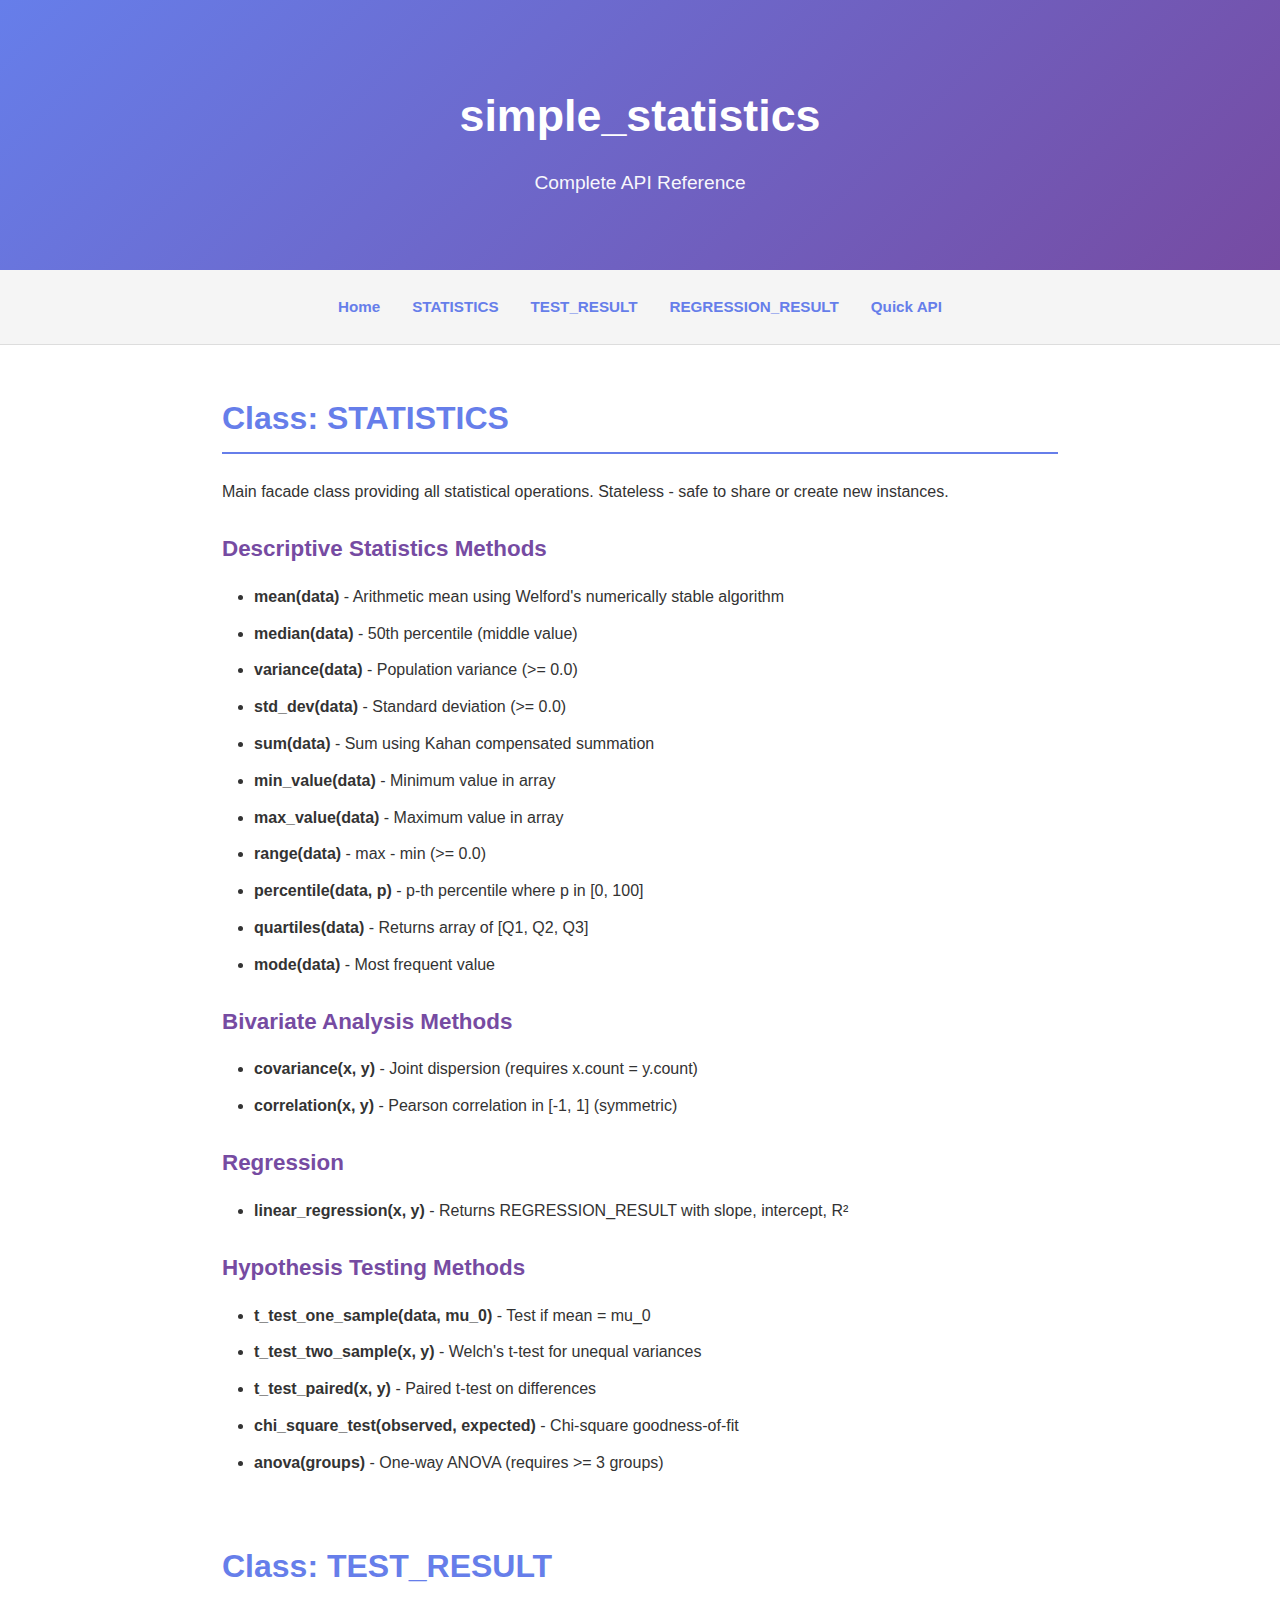
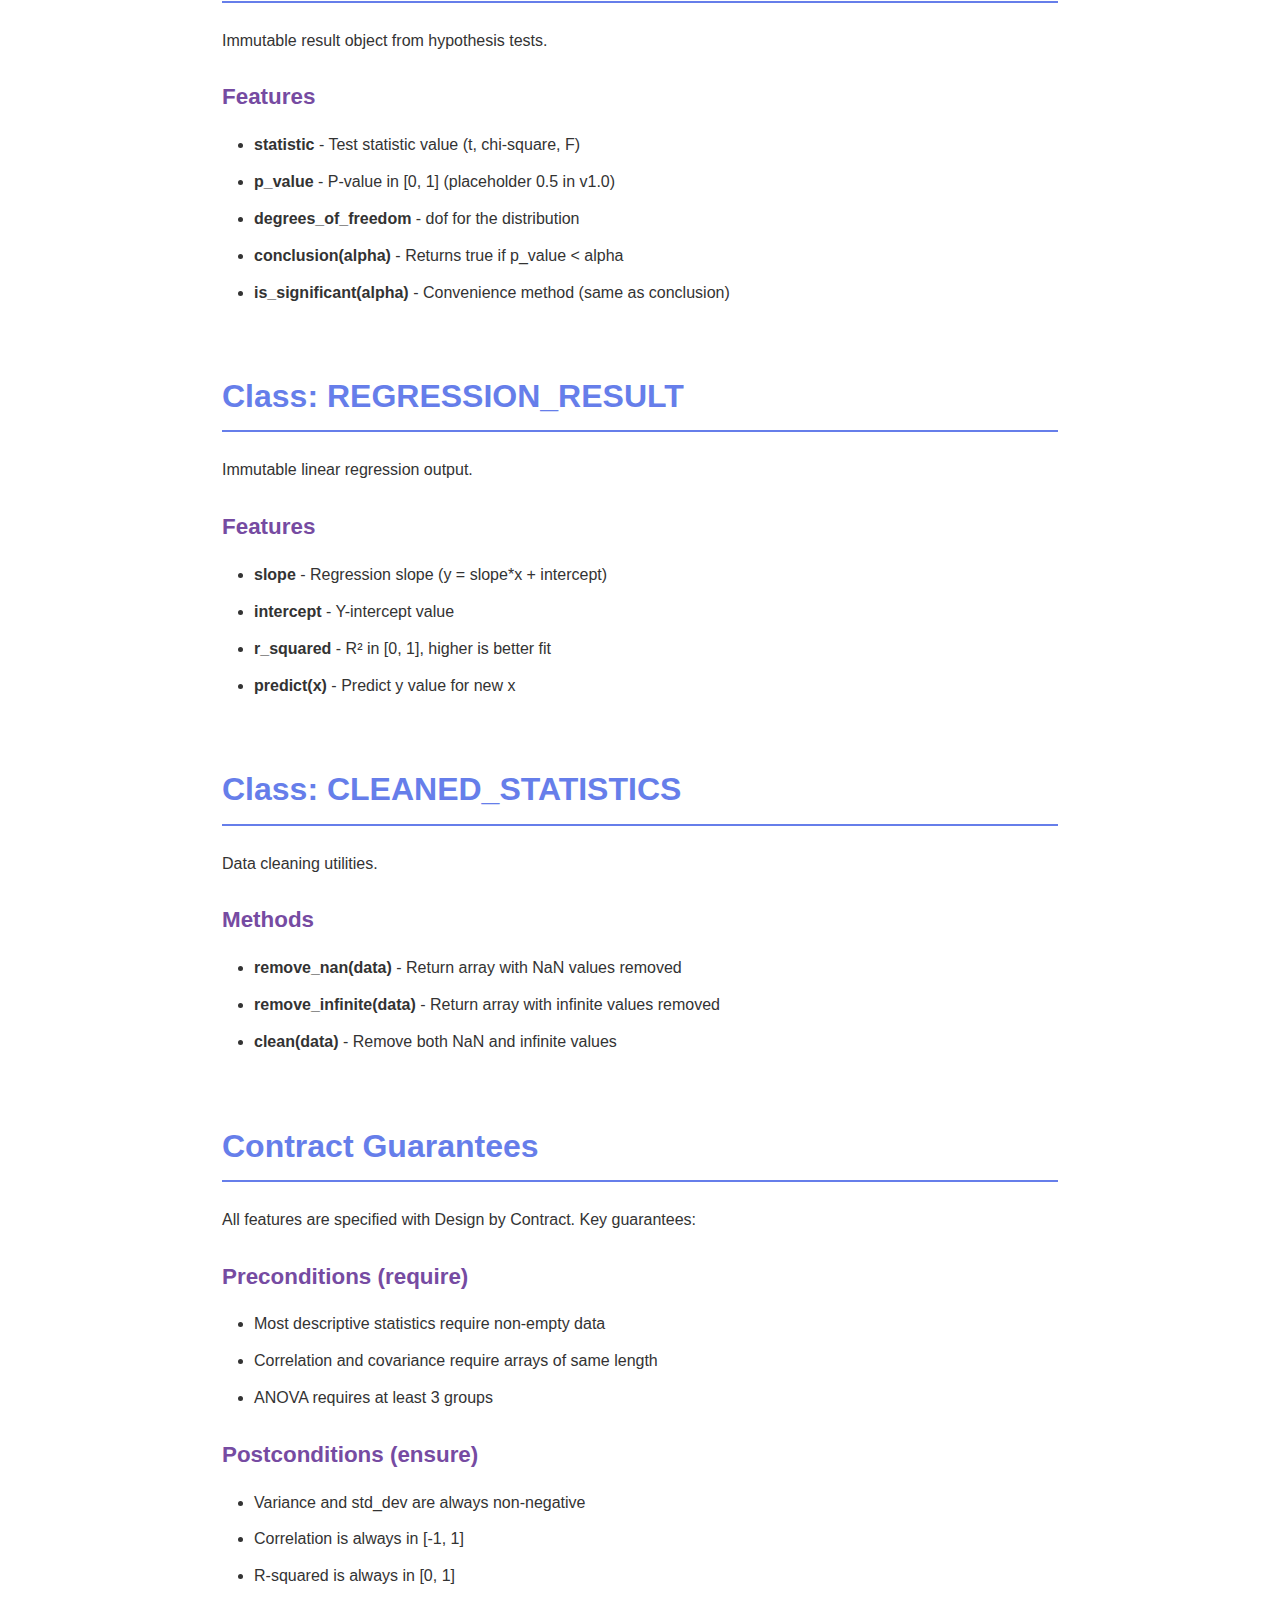
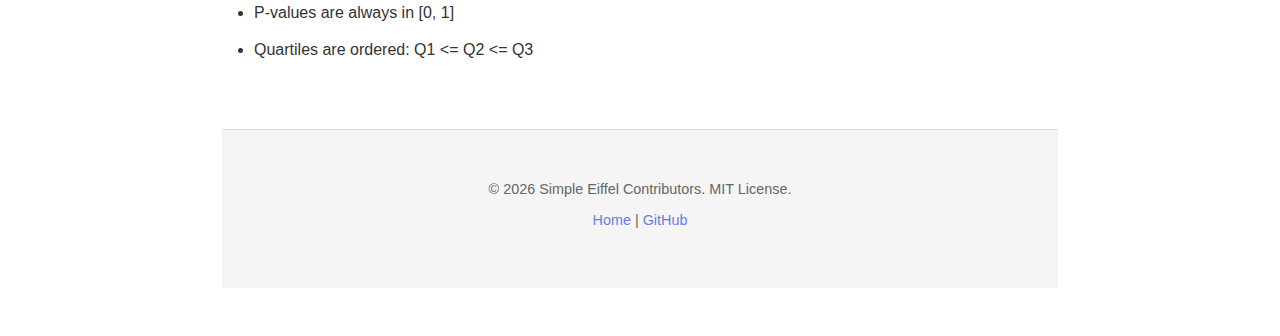
<file: docs/api-reference.html>
<!DOCTYPE html>
<html lang="en">
<head>
    <meta charset="UTF-8">
    <meta name="viewport" content="width=device-width, initial-scale=1.0">
    <title>API Reference - simple_statistics</title>
    <link rel="stylesheet" href="css/style.css">
</head>
<body>
    <header>
        <h1>simple_statistics</h1>
        <p class="tagline">Complete API Reference</p>
    </header>

    <nav>
        <ul>
            <li><a href="index.html">Home</a></li>
            <li><a href="#statistics">STATISTICS</a></li>
            <li><a href="#test-result">TEST_RESULT</a></li>
            <li><a href="#regression-result">REGRESSION_RESULT</a></li>
            <li><a href="quick.html">Quick API</a></li>
        </ul>
    </nav>

    <main>
        <section id="statistics">
            <h2>Class: STATISTICS</h2>
            <p>Main facade class providing all statistical operations. Stateless - safe to share or create new instances.</p>

            <h3>Descriptive Statistics Methods</h3>
            <ul>
                <li><strong>mean(data)</strong> - Arithmetic mean using Welford's numerically stable algorithm</li>
                <li><strong>median(data)</strong> - 50th percentile (middle value)</li>
                <li><strong>variance(data)</strong> - Population variance (>= 0.0)</li>
                <li><strong>std_dev(data)</strong> - Standard deviation (>= 0.0)</li>
                <li><strong>sum(data)</strong> - Sum using Kahan compensated summation</li>
                <li><strong>min_value(data)</strong> - Minimum value in array</li>
                <li><strong>max_value(data)</strong> - Maximum value in array</li>
                <li><strong>range(data)</strong> - max - min (>= 0.0)</li>
                <li><strong>percentile(data, p)</strong> - p-th percentile where p in [0, 100]</li>
                <li><strong>quartiles(data)</strong> - Returns array of [Q1, Q2, Q3]</li>
                <li><strong>mode(data)</strong> - Most frequent value</li>
            </ul>

            <h3>Bivariate Analysis Methods</h3>
            <ul>
                <li><strong>covariance(x, y)</strong> - Joint dispersion (requires x.count = y.count)</li>
                <li><strong>correlation(x, y)</strong> - Pearson correlation in [-1, 1] (symmetric)</li>
            </ul>

            <h3>Regression</h3>
            <ul>
                <li><strong>linear_regression(x, y)</strong> - Returns REGRESSION_RESULT with slope, intercept, R²</li>
            </ul>

            <h3>Hypothesis Testing Methods</h3>
            <ul>
                <li><strong>t_test_one_sample(data, mu_0)</strong> - Test if mean = mu_0</li>
                <li><strong>t_test_two_sample(x, y)</strong> - Welch's t-test for unequal variances</li>
                <li><strong>t_test_paired(x, y)</strong> - Paired t-test on differences</li>
                <li><strong>chi_square_test(observed, expected)</strong> - Chi-square goodness-of-fit</li>
                <li><strong>anova(groups)</strong> - One-way ANOVA (requires >= 3 groups)</li>
            </ul>
        </section>

        <section id="test-result">
            <h2>Class: TEST_RESULT</h2>
            <p>Immutable result object from hypothesis tests.</p>

            <h3>Features</h3>
            <ul>
                <li><strong>statistic</strong> - Test statistic value (t, chi-square, F)</li>
                <li><strong>p_value</strong> - P-value in [0, 1] (placeholder 0.5 in v1.0)</li>
                <li><strong>degrees_of_freedom</strong> - dof for the distribution</li>
                <li><strong>conclusion(alpha)</strong> - Returns true if p_value < alpha</li>
                <li><strong>is_significant(alpha)</strong> - Convenience method (same as conclusion)</li>
            </ul>
        </section>

        <section id="regression-result">
            <h2>Class: REGRESSION_RESULT</h2>
            <p>Immutable linear regression output.</p>

            <h3>Features</h3>
            <ul>
                <li><strong>slope</strong> - Regression slope (y = slope*x + intercept)</li>
                <li><strong>intercept</strong> - Y-intercept value</li>
                <li><strong>r_squared</strong> - R² in [0, 1], higher is better fit</li>
                <li><strong>predict(x)</strong> - Predict y value for new x</li>
            </ul>
        </section>

        <section id="cleaned">
            <h2>Class: CLEANED_STATISTICS</h2>
            <p>Data cleaning utilities.</p>

            <h3>Methods</h3>
            <ul>
                <li><strong>remove_nan(data)</strong> - Return array with NaN values removed</li>
                <li><strong>remove_infinite(data)</strong> - Return array with infinite values removed</li>
                <li><strong>clean(data)</strong> - Remove both NaN and infinite values</li>
            </ul>
        </section>

        <section id="contracts">
            <h2>Contract Guarantees</h2>
            <p>All features are specified with Design by Contract. Key guarantees:</p>

            <h3>Preconditions (require)</h3>
            <ul>
                <li>Most descriptive statistics require non-empty data</li>
                <li>Correlation and covariance require arrays of same length</li>
                <li>ANOVA requires at least 3 groups</li>
            </ul>

            <h3>Postconditions (ensure)</h3>
            <ul>
                <li>Variance and std_dev are always non-negative</li>
                <li>Correlation is always in [-1, 1]</li>
                <li>R-squared is always in [0, 1]</li>
                <li>P-values are always in [0, 1]</li>
                <li>Quartiles are ordered: Q1 <= Q2 <= Q3</li>
            </ul>
        </section>

        <footer>
            <p>&copy; 2026 Simple Eiffel Contributors. MIT License.</p>
            <p><a href="index.html">Home</a> | <a href="https://github.com/simple-eiffel/simple_statistics">GitHub</a></p>
        </footer>
    </main>
</body>
</html>
</file>
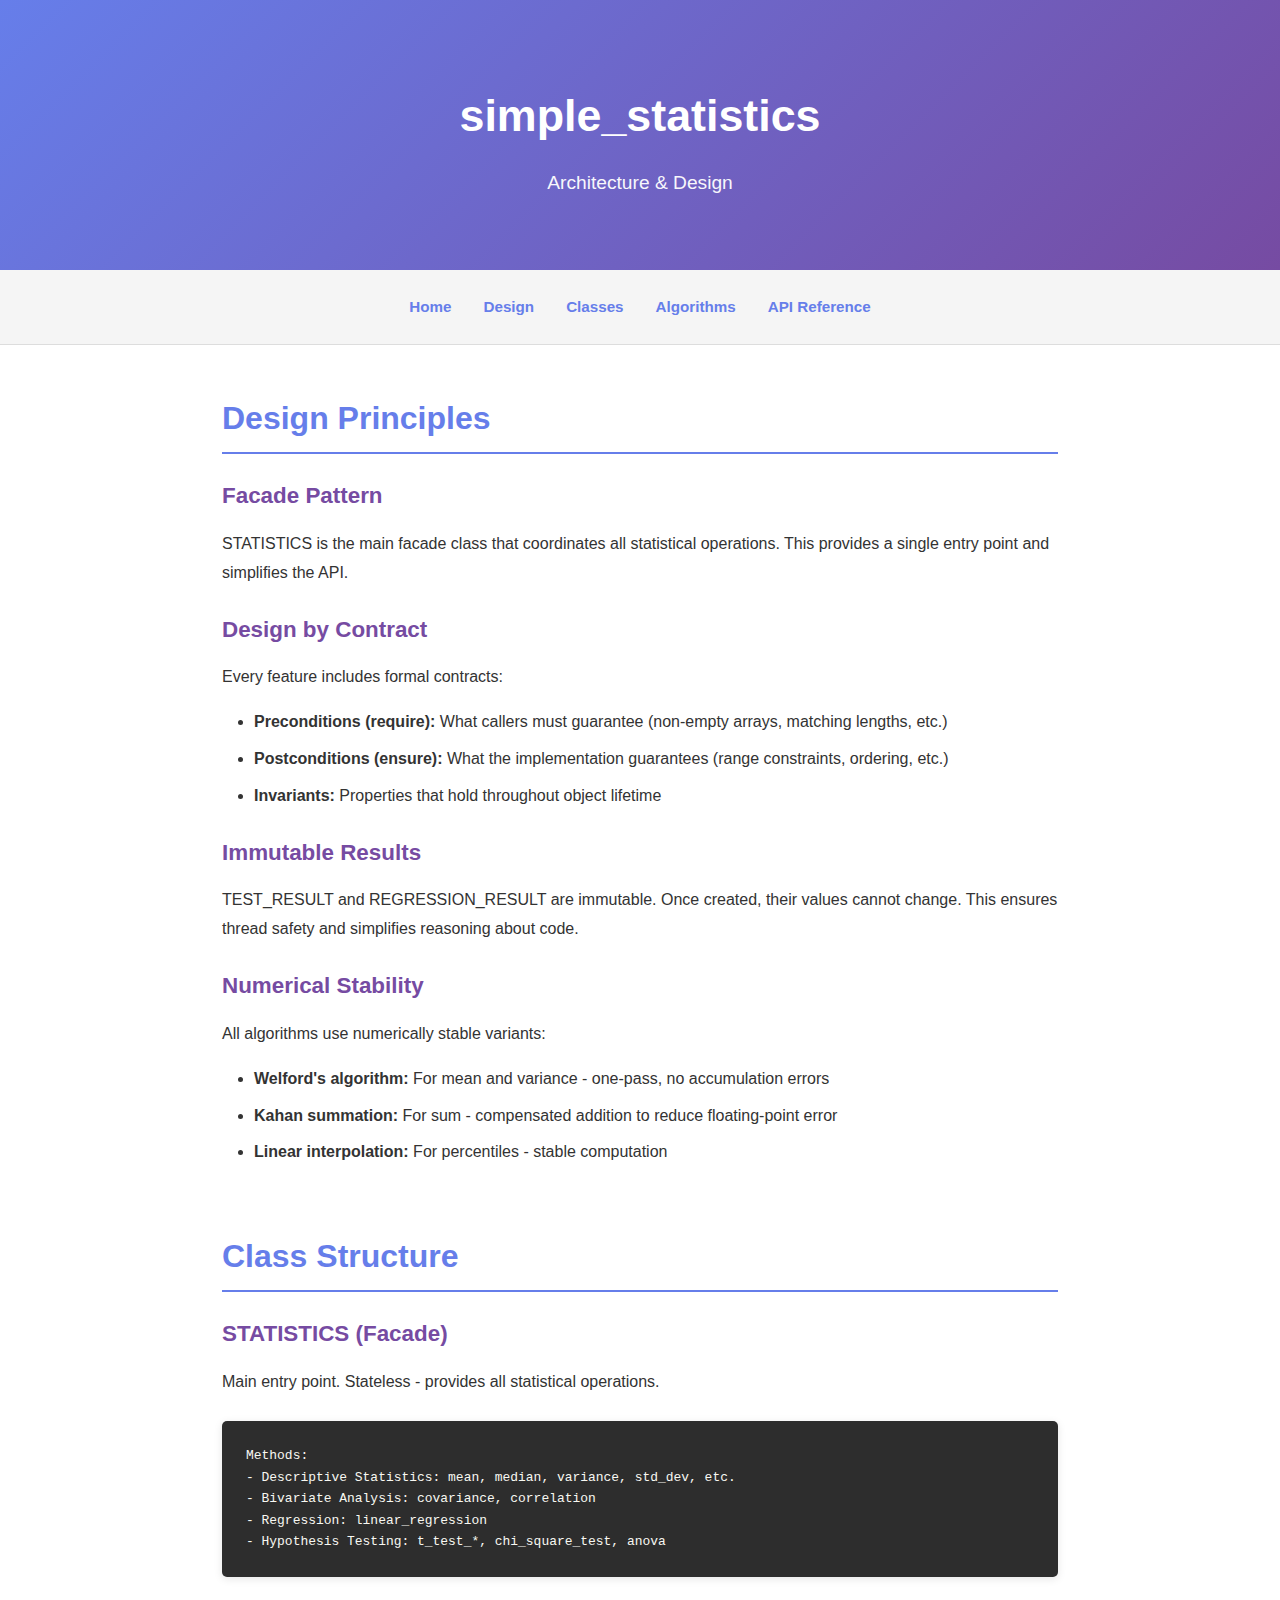
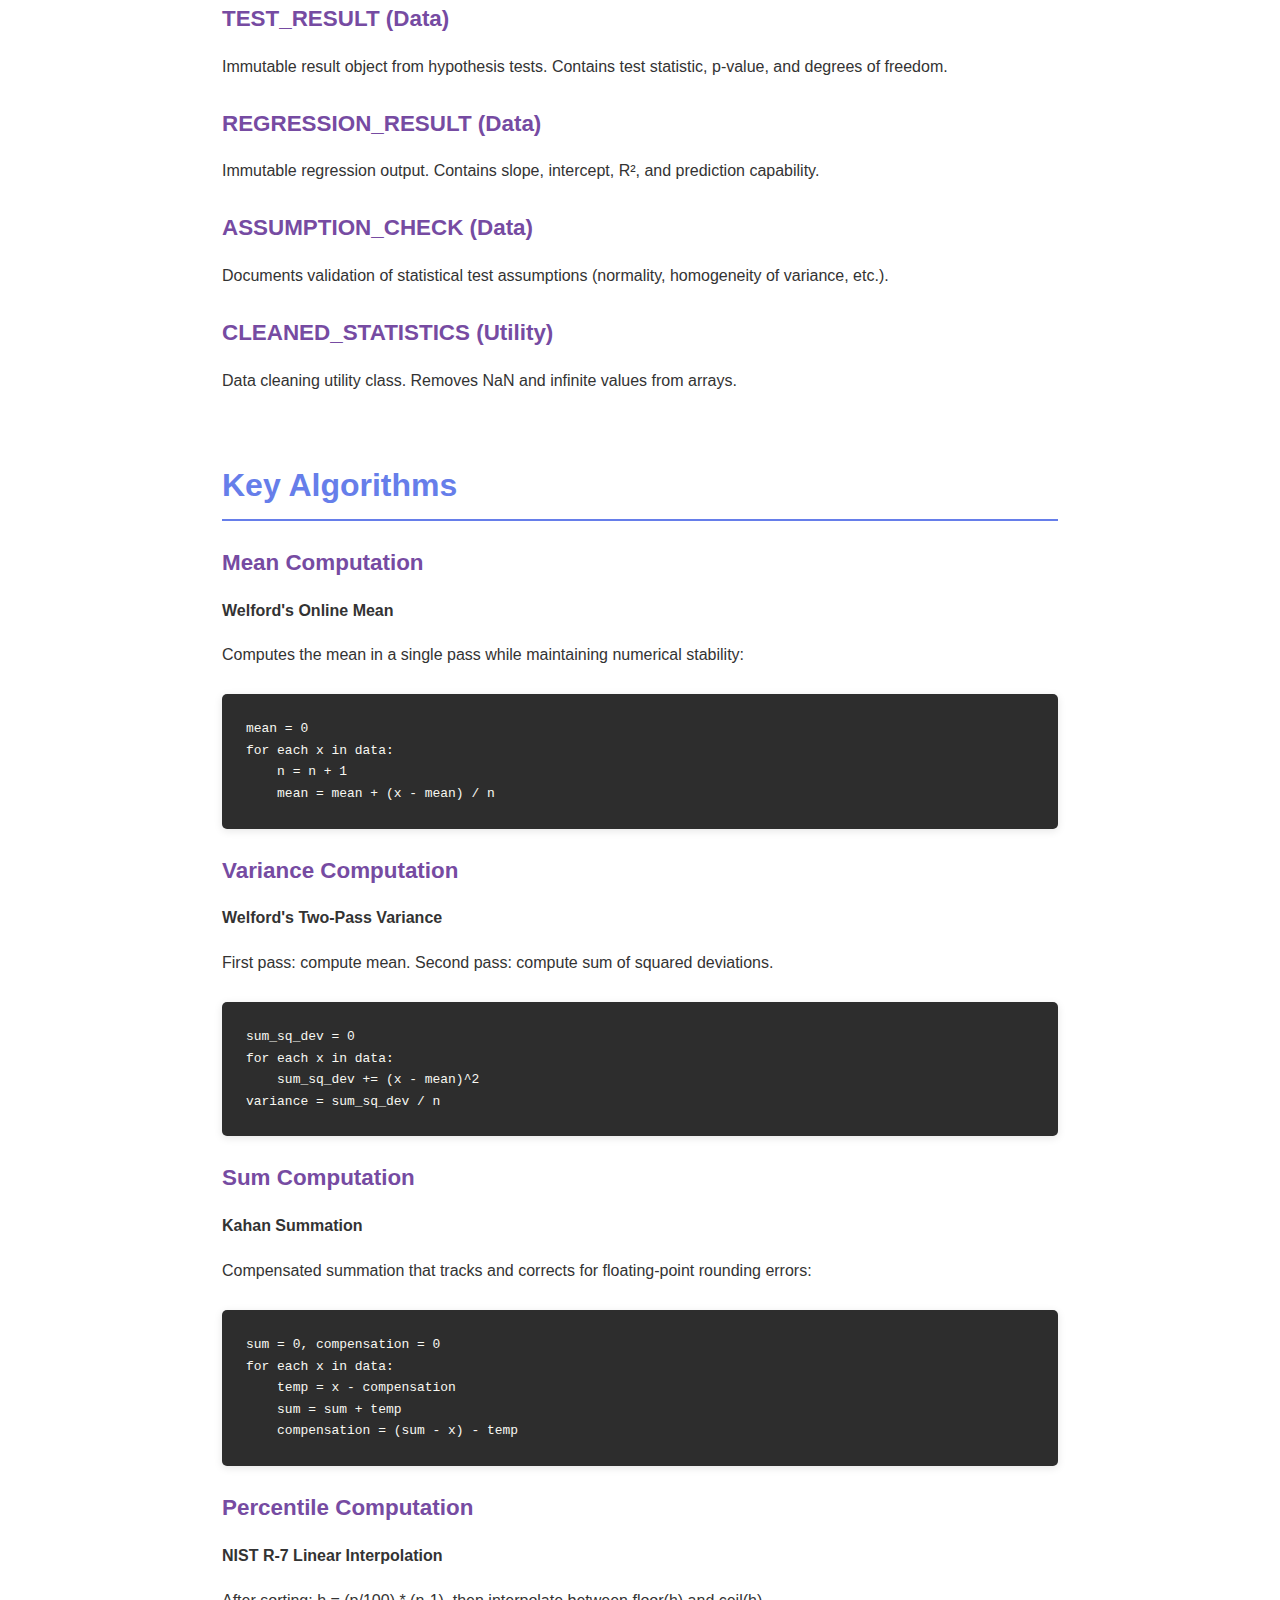
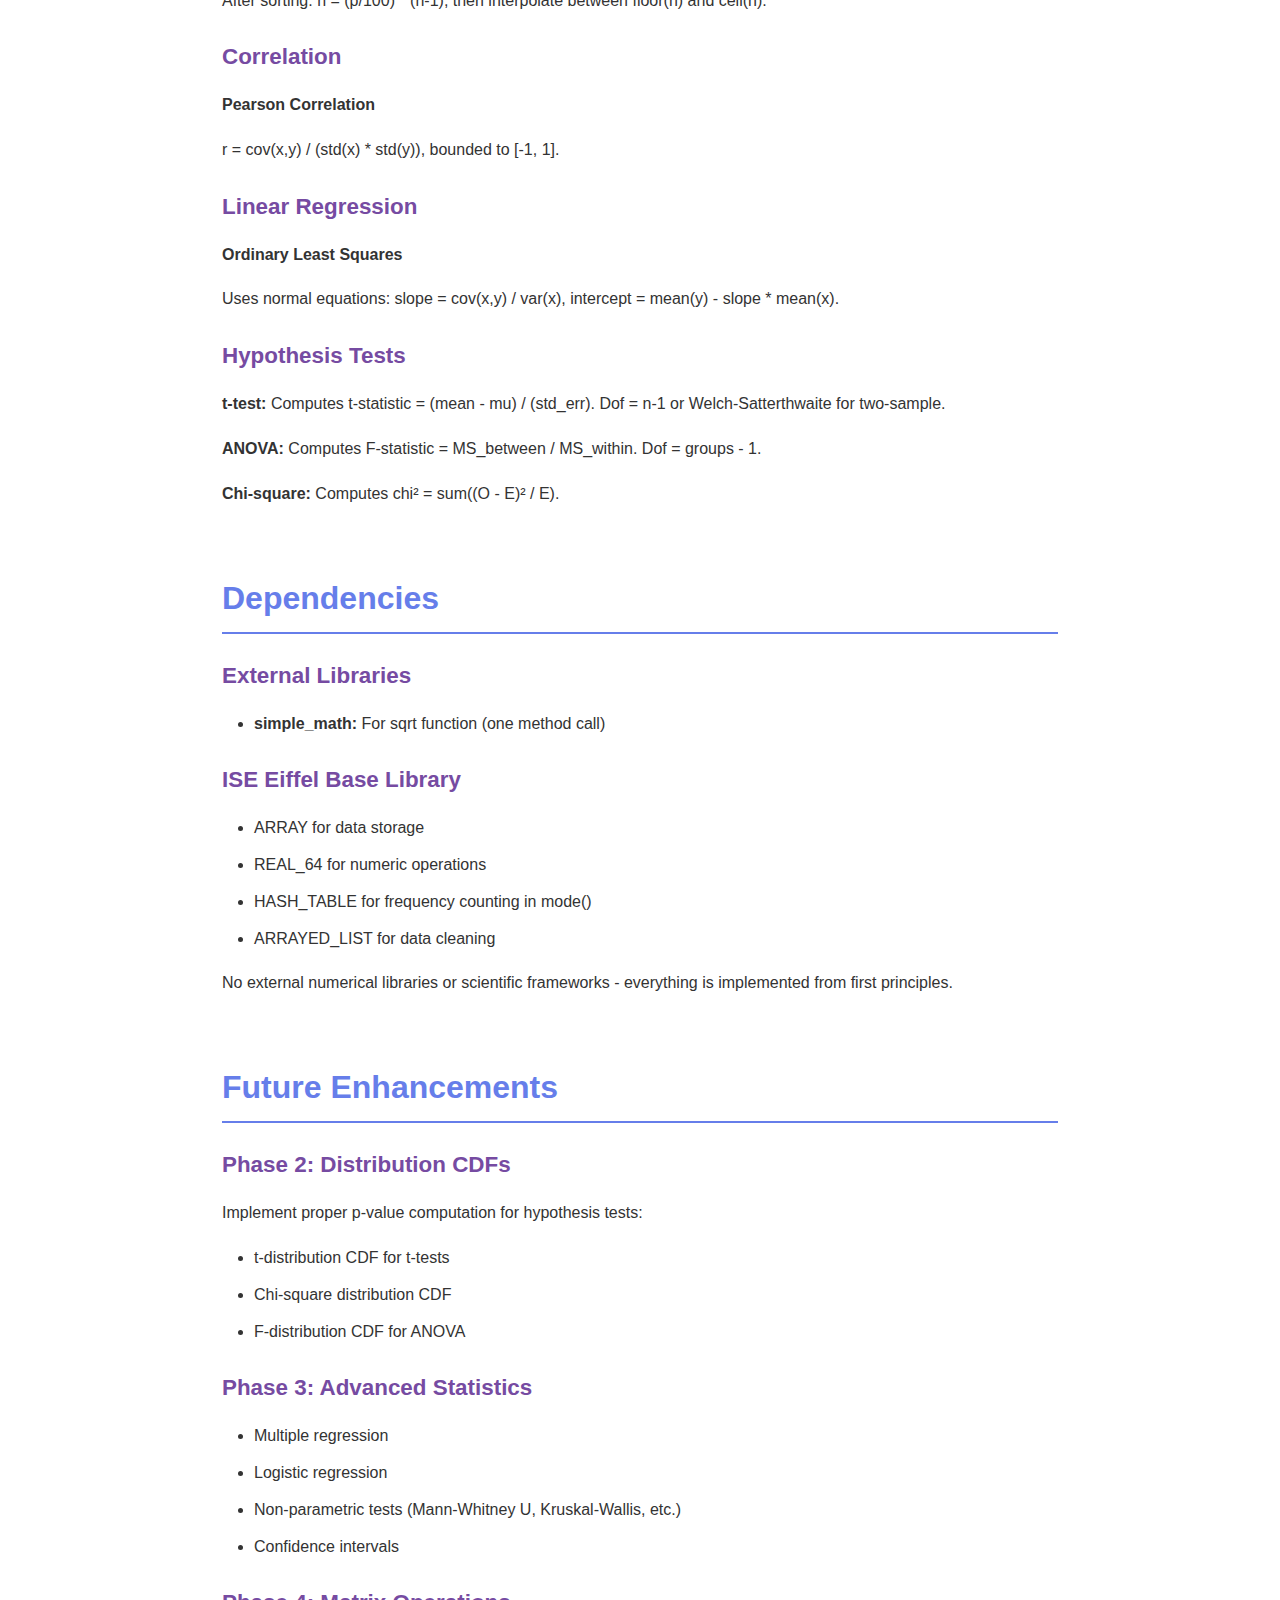
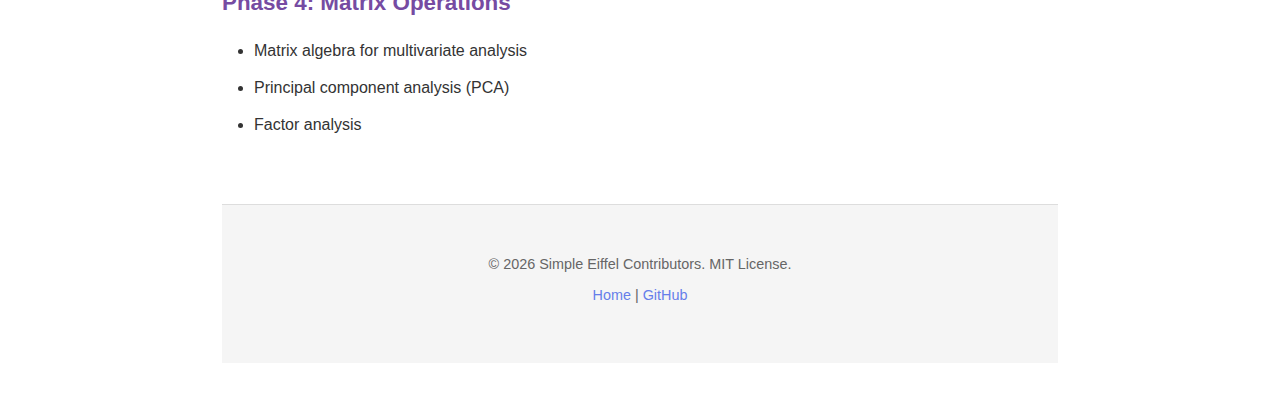
<file: docs/architecture.html>
<!DOCTYPE html>
<html lang="en">
<head>
    <meta charset="UTF-8">
    <meta name="viewport" content="width=device-width, initial-scale=1.0">
    <title>Architecture - simple_statistics</title>
    <link rel="stylesheet" href="css/style.css">
</head>
<body>
    <header>
        <h1>simple_statistics</h1>
        <p class="tagline">Architecture &amp; Design</p>
    </header>

    <nav>
        <ul>
            <li><a href="index.html">Home</a></li>
            <li><a href="#design">Design</a></li>
            <li><a href="#classes">Classes</a></li>
            <li><a href="#algorithms">Algorithms</a></li>
            <li><a href="api-reference.html">API Reference</a></li>
        </ul>
    </nav>

    <main>
        <section id="design">
            <h2>Design Principles</h2>

            <h3>Facade Pattern</h3>
            <p>STATISTICS is the main facade class that coordinates all statistical operations. This provides a single entry point and simplifies the API.</p>

            <h3>Design by Contract</h3>
            <p>Every feature includes formal contracts:</p>
            <ul>
                <li><strong>Preconditions (require):</strong> What callers must guarantee (non-empty arrays, matching lengths, etc.)</li>
                <li><strong>Postconditions (ensure):</strong> What the implementation guarantees (range constraints, ordering, etc.)</li>
                <li><strong>Invariants:</strong> Properties that hold throughout object lifetime</li>
            </ul>

            <h3>Immutable Results</h3>
            <p>TEST_RESULT and REGRESSION_RESULT are immutable. Once created, their values cannot change. This ensures thread safety and simplifies reasoning about code.</p>

            <h3>Numerical Stability</h3>
            <p>All algorithms use numerically stable variants:</p>
            <ul>
                <li><strong>Welford's algorithm:</strong> For mean and variance - one-pass, no accumulation errors</li>
                <li><strong>Kahan summation:</strong> For sum - compensated addition to reduce floating-point error</li>
                <li><strong>Linear interpolation:</strong> For percentiles - stable computation</li>
            </ul>
        </section>

        <section id="classes">
            <h2>Class Structure</h2>

            <h3>STATISTICS (Facade)</h3>
            <p>Main entry point. Stateless - provides all statistical operations.</p>
            <pre><code>Methods:
- Descriptive Statistics: mean, median, variance, std_dev, etc.
- Bivariate Analysis: covariance, correlation
- Regression: linear_regression
- Hypothesis Testing: t_test_*, chi_square_test, anova</code></pre>

            <h3>TEST_RESULT (Data)</h3>
            <p>Immutable result object from hypothesis tests. Contains test statistic, p-value, and degrees of freedom.</p>

            <h3>REGRESSION_RESULT (Data)</h3>
            <p>Immutable regression output. Contains slope, intercept, R², and prediction capability.</p>

            <h3>ASSUMPTION_CHECK (Data)</h3>
            <p>Documents validation of statistical test assumptions (normality, homogeneity of variance, etc.).</p>

            <h3>CLEANED_STATISTICS (Utility)</h3>
            <p>Data cleaning utility class. Removes NaN and infinite values from arrays.</p>
        </section>

        <section id="algorithms">
            <h2>Key Algorithms</h2>

            <h3>Mean Computation</h3>
            <p><strong>Welford's Online Mean</strong></p>
            <p>Computes the mean in a single pass while maintaining numerical stability:</p>
            <pre><code>mean = 0
for each x in data:
    n = n + 1
    mean = mean + (x - mean) / n</code></pre>

            <h3>Variance Computation</h3>
            <p><strong>Welford's Two-Pass Variance</strong></p>
            <p>First pass: compute mean. Second pass: compute sum of squared deviations.</p>
            <pre><code>sum_sq_dev = 0
for each x in data:
    sum_sq_dev += (x - mean)^2
variance = sum_sq_dev / n</code></pre>

            <h3>Sum Computation</h3>
            <p><strong>Kahan Summation</strong></p>
            <p>Compensated summation that tracks and corrects for floating-point rounding errors:</p>
            <pre><code>sum = 0, compensation = 0
for each x in data:
    temp = x - compensation
    sum = sum + temp
    compensation = (sum - x) - temp</code></pre>

            <h3>Percentile Computation</h3>
            <p><strong>NIST R-7 Linear Interpolation</strong></p>
            <p>After sorting: h = (p/100) * (n-1), then interpolate between floor(h) and ceil(h).</p>

            <h3>Correlation</h3>
            <p><strong>Pearson Correlation</strong></p>
            <p>r = cov(x,y) / (std(x) * std(y)), bounded to [-1, 1].</p>

            <h3>Linear Regression</h3>
            <p><strong>Ordinary Least Squares</strong></p>
            <p>Uses normal equations: slope = cov(x,y) / var(x), intercept = mean(y) - slope * mean(x).</p>

            <h3>Hypothesis Tests</h3>
            <p><strong>t-test:</strong> Computes t-statistic = (mean - mu) / (std_err). Dof = n-1 or Welch-Satterthwaite for two-sample.</p>
            <p><strong>ANOVA:</strong> Computes F-statistic = MS_between / MS_within. Dof = groups - 1.</p>
            <p><strong>Chi-square:</strong> Computes chi² = sum((O - E)² / E).</p>
        </section>

        <section id="dependencies">
            <h2>Dependencies</h2>

            <h3>External Libraries</h3>
            <ul>
                <li><strong>simple_math:</strong> For sqrt function (one method call)</li>
            </ul>

            <h3>ISE Eiffel Base Library</h3>
            <ul>
                <li>ARRAY for data storage</li>
                <li>REAL_64 for numeric operations</li>
                <li>HASH_TABLE for frequency counting in mode()</li>
                <li>ARRAYED_LIST for data cleaning</li>
            </ul>

            <p>No external numerical libraries or scientific frameworks - everything is implemented from first principles.</p>
        </section>

        <section id="future">
            <h2>Future Enhancements</h2>

            <h3>Phase 2: Distribution CDFs</h3>
            <p>Implement proper p-value computation for hypothesis tests:</p>
            <ul>
                <li>t-distribution CDF for t-tests</li>
                <li>Chi-square distribution CDF</li>
                <li>F-distribution CDF for ANOVA</li>
            </ul>

            <h3>Phase 3: Advanced Statistics</h3>
            <ul>
                <li>Multiple regression</li>
                <li>Logistic regression</li>
                <li>Non-parametric tests (Mann-Whitney U, Kruskal-Wallis, etc.)</li>
                <li>Confidence intervals</li>
            </ul>

            <h3>Phase 4: Matrix Operations</h3>
            <ul>
                <li>Matrix algebra for multivariate analysis</li>
                <li>Principal component analysis (PCA)</li>
                <li>Factor analysis</li>
            </ul>
        </section>

        <footer>
            <p>&copy; 2026 Simple Eiffel Contributors. MIT License.</p>
            <p><a href="index.html">Home</a> | <a href="https://github.com/simple-eiffel/simple_statistics">GitHub</a></p>
        </footer>
    </main>
</body>
</html>
</file>
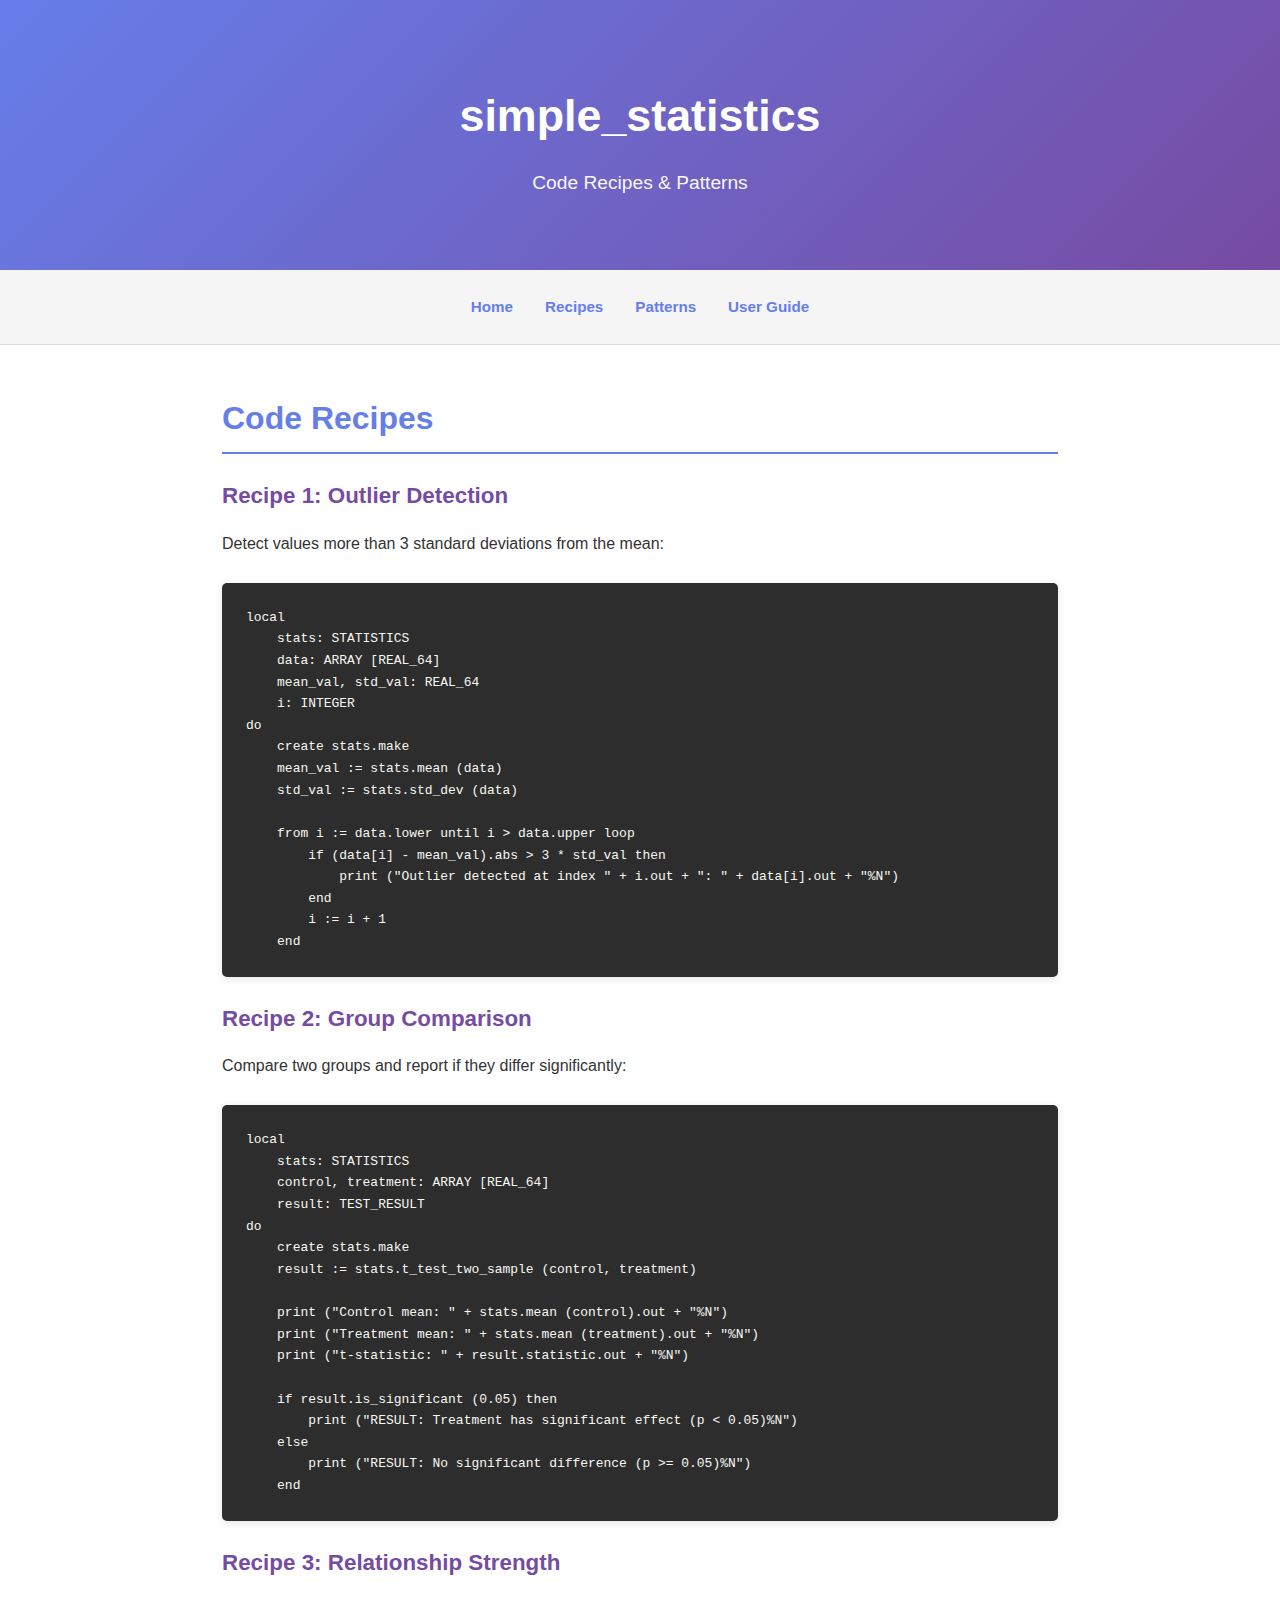
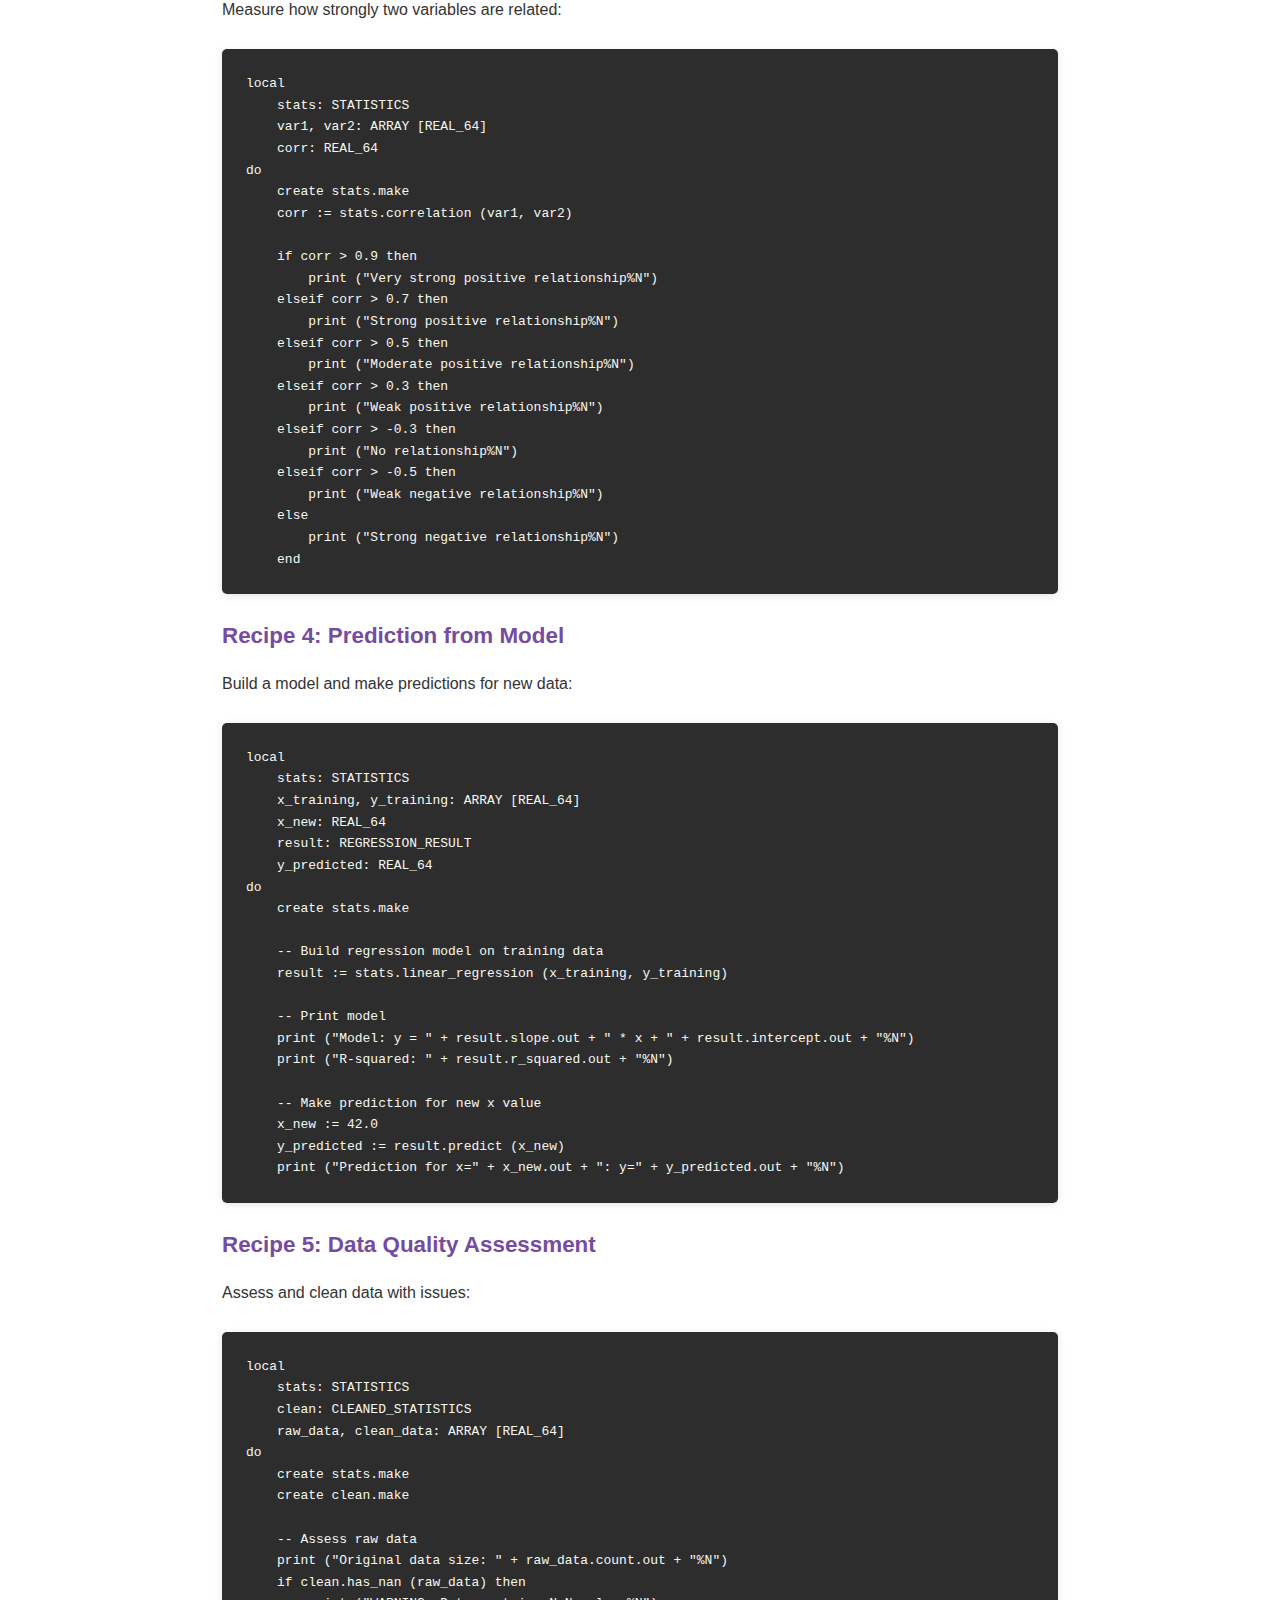
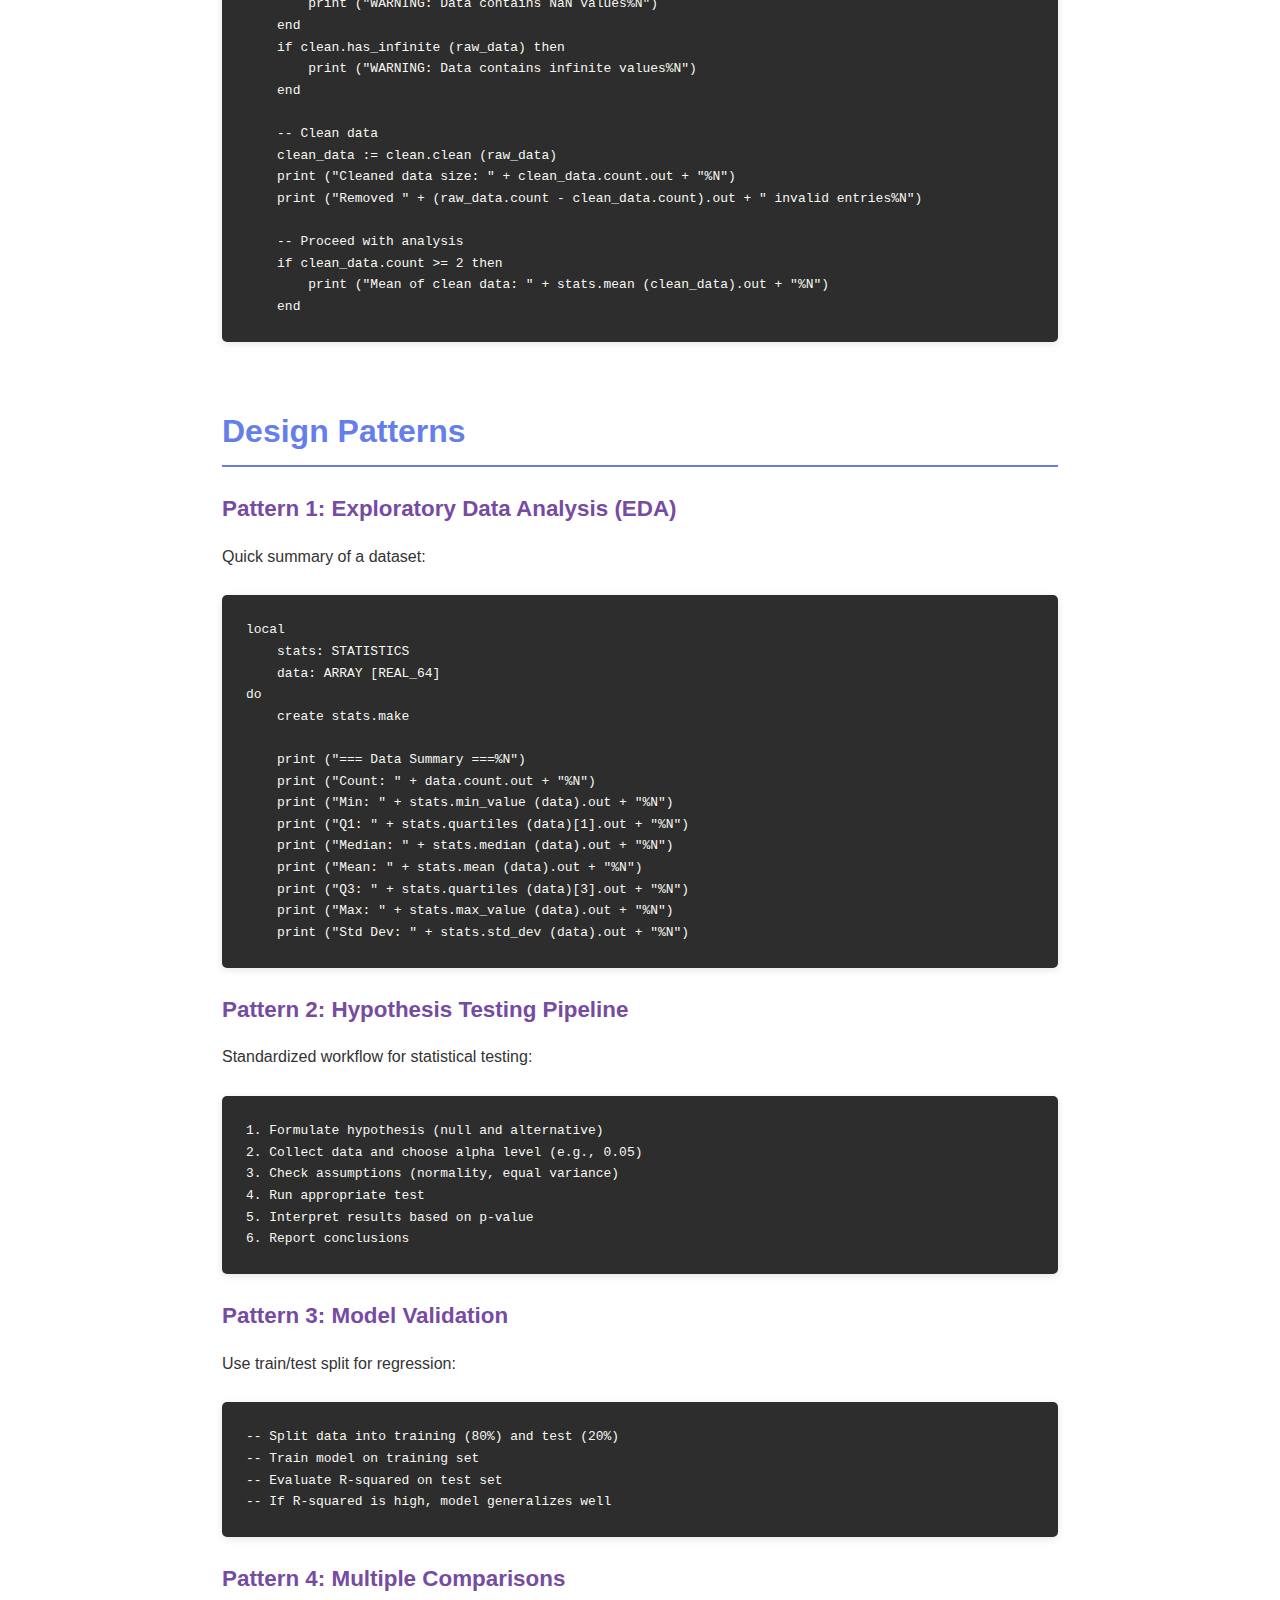
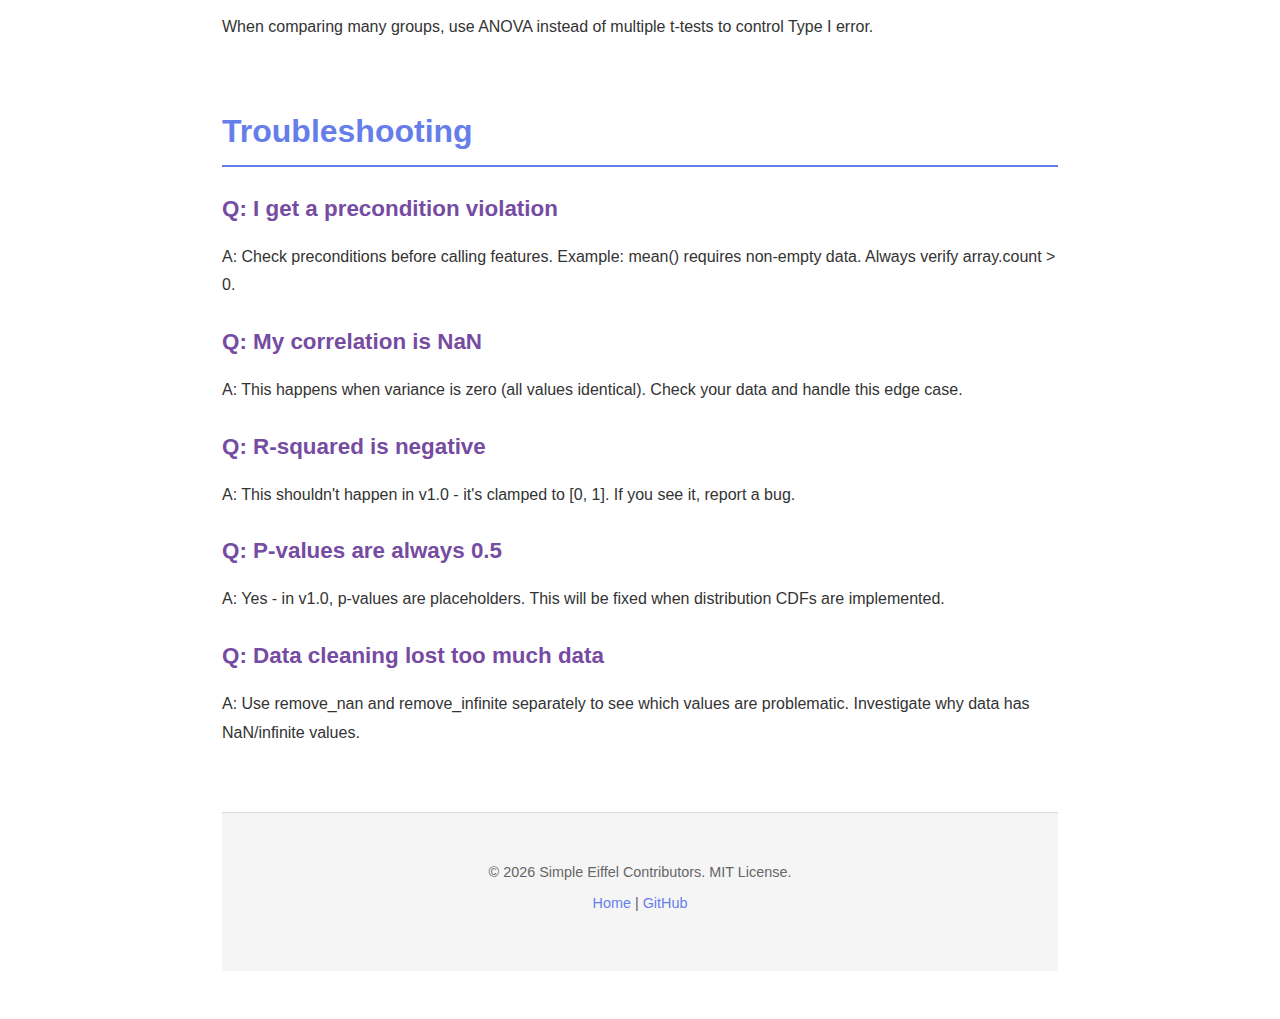
<file: docs/cookbook.html>
<!DOCTYPE html>
<html lang="en">
<head>
    <meta charset="UTF-8">
    <meta name="viewport" content="width=device-width, initial-scale=1.0">
    <title>Cookbook - simple_statistics</title>
    <link rel="stylesheet" href="css/style.css">
</head>
<body>
    <header>
        <h1>simple_statistics</h1>
        <p class="tagline">Code Recipes &amp; Patterns</p>
    </header>

    <nav>
        <ul>
            <li><a href="index.html">Home</a></li>
            <li><a href="#recipes">Recipes</a></li>
            <li><a href="#patterns">Patterns</a></li>
            <li><a href="user-guide.html">User Guide</a></li>
        </ul>
    </nav>

    <main>
        <section id="recipes">
            <h2>Code Recipes</h2>

            <h3>Recipe 1: Outlier Detection</h3>
            <p>Detect values more than 3 standard deviations from the mean:</p>
            <pre><code>local
    stats: STATISTICS
    data: ARRAY [REAL_64]
    mean_val, std_val: REAL_64
    i: INTEGER
do
    create stats.make
    mean_val := stats.mean (data)
    std_val := stats.std_dev (data)

    from i := data.lower until i > data.upper loop
        if (data[i] - mean_val).abs > 3 * std_val then
            print ("Outlier detected at index " + i.out + ": " + data[i].out + "%N")
        end
        i := i + 1
    end</code></pre>

            <h3>Recipe 2: Group Comparison</h3>
            <p>Compare two groups and report if they differ significantly:</p>
            <pre><code>local
    stats: STATISTICS
    control, treatment: ARRAY [REAL_64]
    result: TEST_RESULT
do
    create stats.make
    result := stats.t_test_two_sample (control, treatment)

    print ("Control mean: " + stats.mean (control).out + "%N")
    print ("Treatment mean: " + stats.mean (treatment).out + "%N")
    print ("t-statistic: " + result.statistic.out + "%N")

    if result.is_significant (0.05) then
        print ("RESULT: Treatment has significant effect (p < 0.05)%N")
    else
        print ("RESULT: No significant difference (p >= 0.05)%N")
    end</code></pre>

            <h3>Recipe 3: Relationship Strength</h3>
            <p>Measure how strongly two variables are related:</p>
            <pre><code>local
    stats: STATISTICS
    var1, var2: ARRAY [REAL_64]
    corr: REAL_64
do
    create stats.make
    corr := stats.correlation (var1, var2)

    if corr > 0.9 then
        print ("Very strong positive relationship%N")
    elseif corr > 0.7 then
        print ("Strong positive relationship%N")
    elseif corr > 0.5 then
        print ("Moderate positive relationship%N")
    elseif corr > 0.3 then
        print ("Weak positive relationship%N")
    elseif corr > -0.3 then
        print ("No relationship%N")
    elseif corr > -0.5 then
        print ("Weak negative relationship%N")
    else
        print ("Strong negative relationship%N")
    end</code></pre>

            <h3>Recipe 4: Prediction from Model</h3>
            <p>Build a model and make predictions for new data:</p>
            <pre><code>local
    stats: STATISTICS
    x_training, y_training: ARRAY [REAL_64]
    x_new: REAL_64
    result: REGRESSION_RESULT
    y_predicted: REAL_64
do
    create stats.make

    -- Build regression model on training data
    result := stats.linear_regression (x_training, y_training)

    -- Print model
    print ("Model: y = " + result.slope.out + " * x + " + result.intercept.out + "%N")
    print ("R-squared: " + result.r_squared.out + "%N")

    -- Make prediction for new x value
    x_new := 42.0
    y_predicted := result.predict (x_new)
    print ("Prediction for x=" + x_new.out + ": y=" + y_predicted.out + "%N")</code></pre>

            <h3>Recipe 5: Data Quality Assessment</h3>
            <p>Assess and clean data with issues:</p>
            <pre><code>local
    stats: STATISTICS
    clean: CLEANED_STATISTICS
    raw_data, clean_data: ARRAY [REAL_64]
do
    create stats.make
    create clean.make

    -- Assess raw data
    print ("Original data size: " + raw_data.count.out + "%N")
    if clean.has_nan (raw_data) then
        print ("WARNING: Data contains NaN values%N")
    end
    if clean.has_infinite (raw_data) then
        print ("WARNING: Data contains infinite values%N")
    end

    -- Clean data
    clean_data := clean.clean (raw_data)
    print ("Cleaned data size: " + clean_data.count.out + "%N")
    print ("Removed " + (raw_data.count - clean_data.count).out + " invalid entries%N")

    -- Proceed with analysis
    if clean_data.count >= 2 then
        print ("Mean of clean data: " + stats.mean (clean_data).out + "%N")
    end</code></pre>
        </section>

        <section id="patterns">
            <h2>Design Patterns</h2>

            <h3>Pattern 1: Exploratory Data Analysis (EDA)</h3>
            <p>Quick summary of a dataset:</p>
            <pre><code>local
    stats: STATISTICS
    data: ARRAY [REAL_64]
do
    create stats.make

    print ("=== Data Summary ===%N")
    print ("Count: " + data.count.out + "%N")
    print ("Min: " + stats.min_value (data).out + "%N")
    print ("Q1: " + stats.quartiles (data)[1].out + "%N")
    print ("Median: " + stats.median (data).out + "%N")
    print ("Mean: " + stats.mean (data).out + "%N")
    print ("Q3: " + stats.quartiles (data)[3].out + "%N")
    print ("Max: " + stats.max_value (data).out + "%N")
    print ("Std Dev: " + stats.std_dev (data).out + "%N")</code></pre>

            <h3>Pattern 2: Hypothesis Testing Pipeline</h3>
            <p>Standardized workflow for statistical testing:</p>
            <pre><code>1. Formulate hypothesis (null and alternative)
2. Collect data and choose alpha level (e.g., 0.05)
3. Check assumptions (normality, equal variance)
4. Run appropriate test
5. Interpret results based on p-value
6. Report conclusions</code></pre>

            <h3>Pattern 3: Model Validation</h3>
            <p>Use train/test split for regression:</p>
            <pre><code>-- Split data into training (80%) and test (20%)
-- Train model on training set
-- Evaluate R-squared on test set
-- If R-squared is high, model generalizes well</code></pre>

            <h3>Pattern 4: Multiple Comparisons</h3>
            <p>When comparing many groups, use ANOVA instead of multiple t-tests to control Type I error.</p>
        </section>

        <section id="troubleshooting">
            <h2>Troubleshooting</h2>

            <h3>Q: I get a precondition violation</h3>
            <p>A: Check preconditions before calling features. Example: mean() requires non-empty data. Always verify array.count > 0.</p>

            <h3>Q: My correlation is NaN</h3>
            <p>A: This happens when variance is zero (all values identical). Check your data and handle this edge case.</p>

            <h3>Q: R-squared is negative</h3>
            <p>A: This shouldn't happen in v1.0 - it's clamped to [0, 1]. If you see it, report a bug.</p>

            <h3>Q: P-values are always 0.5</h3>
            <p>A: Yes - in v1.0, p-values are placeholders. This will be fixed when distribution CDFs are implemented.</p>

            <h3>Q: Data cleaning lost too much data</h3>
            <p>A: Use remove_nan and remove_infinite separately to see which values are problematic. Investigate why data has NaN/infinite values.</p>
        </section>

        <footer>
            <p>&copy; 2026 Simple Eiffel Contributors. MIT License.</p>
            <p><a href="index.html">Home</a> | <a href="https://github.com/simple-eiffel/simple_statistics">GitHub</a></p>
        </footer>
    </main>
</body>
</html>
</file>
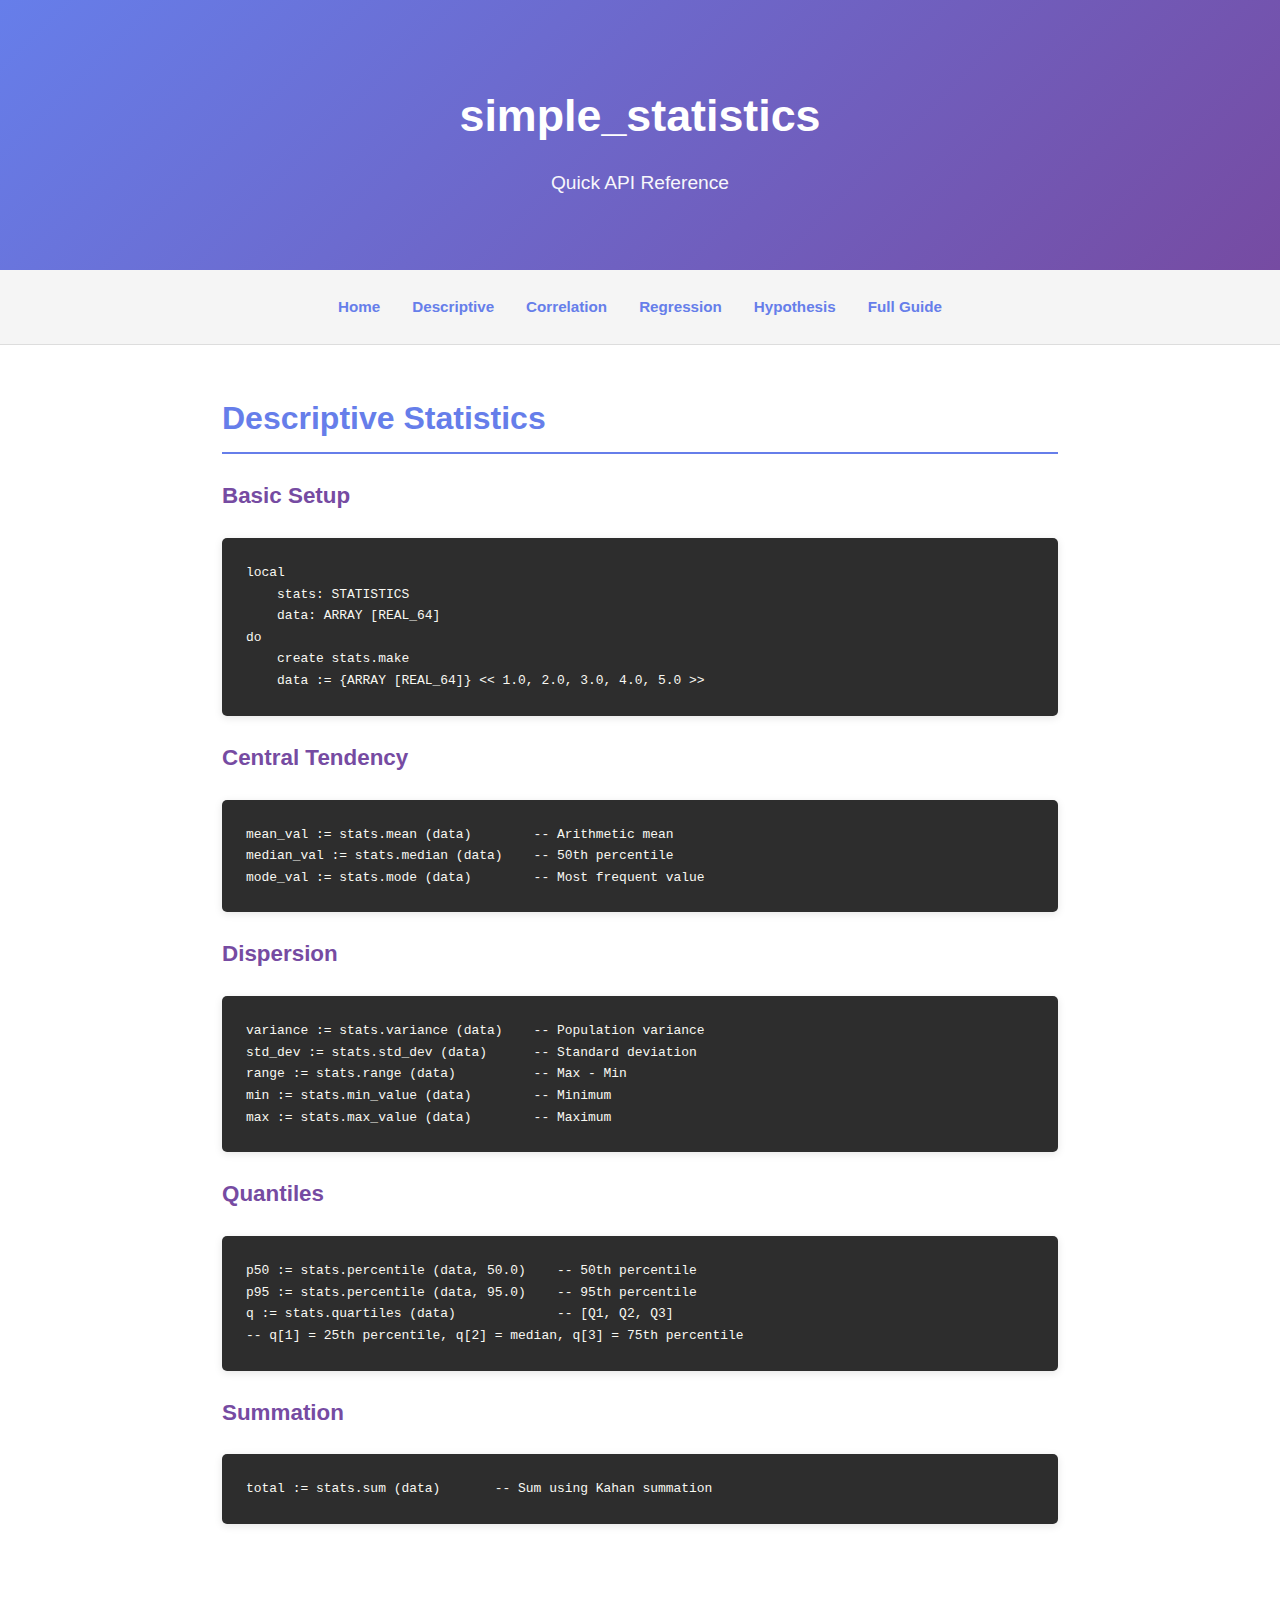
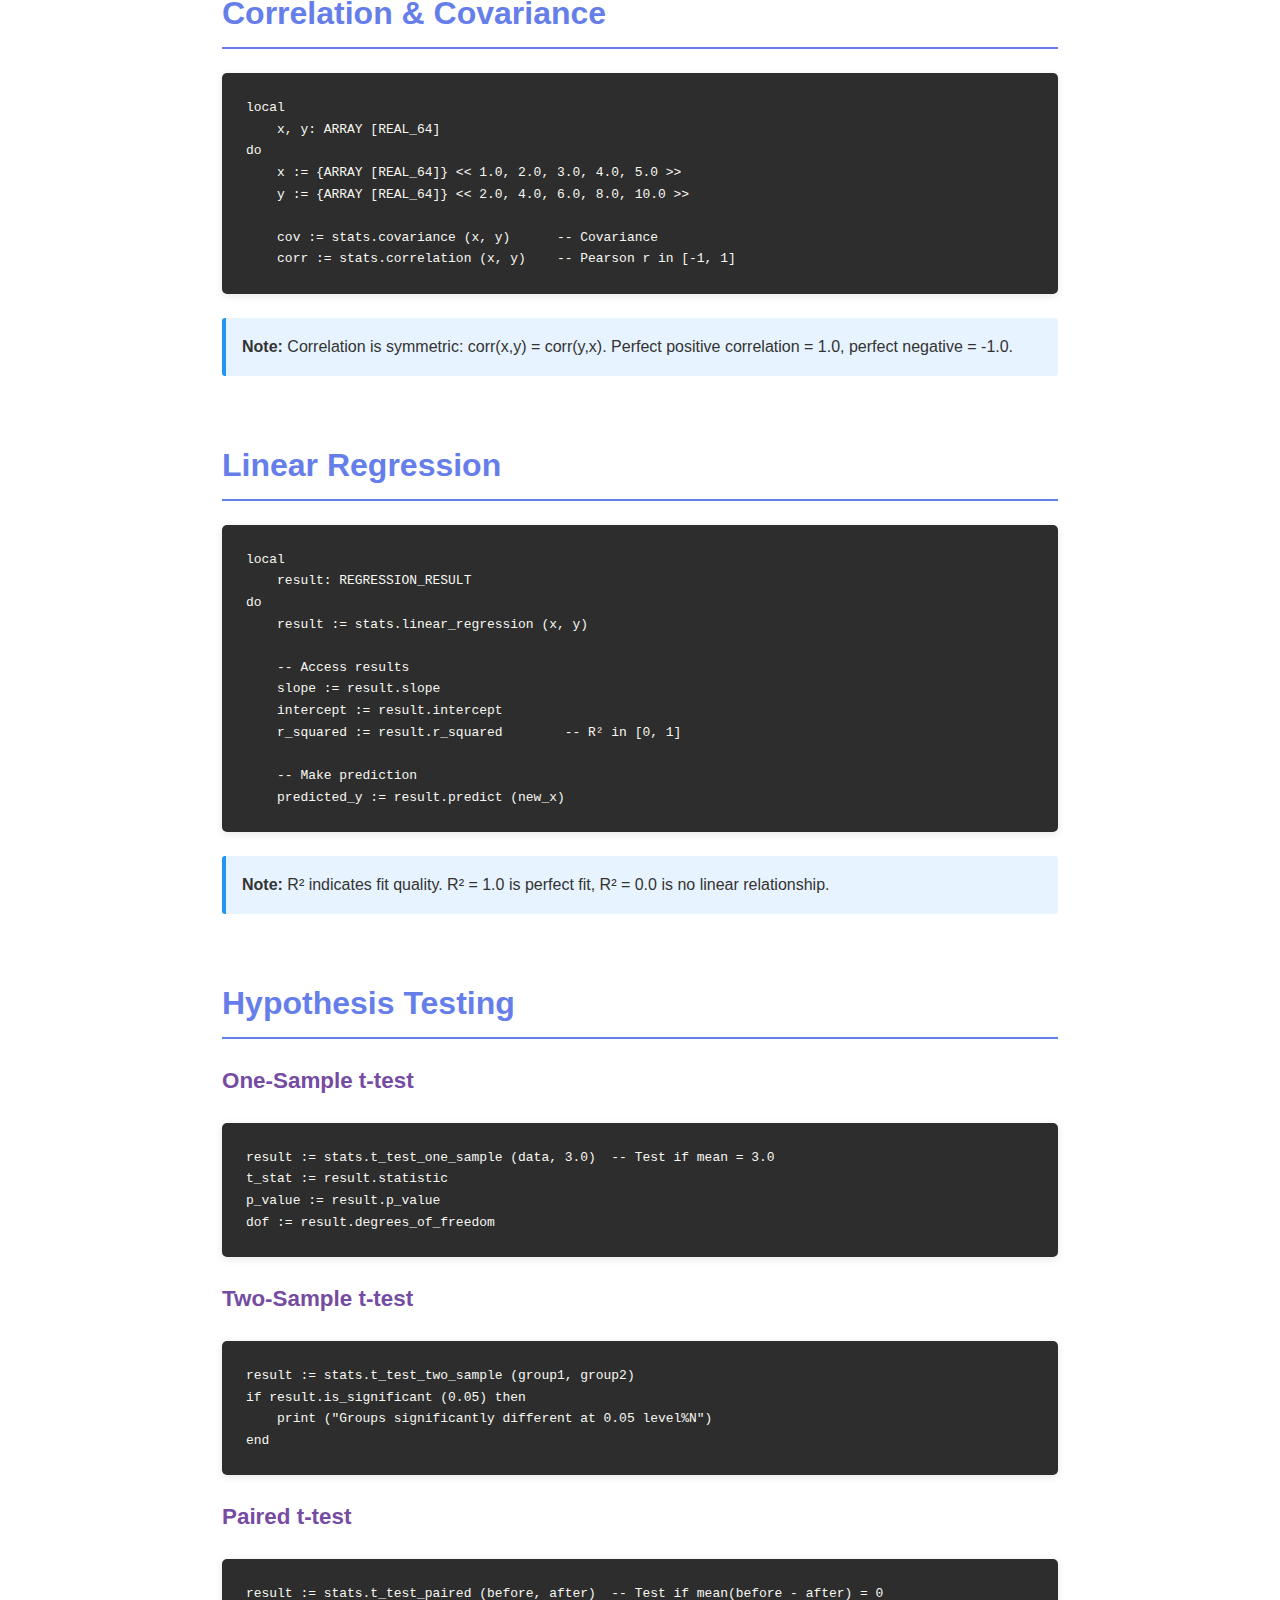
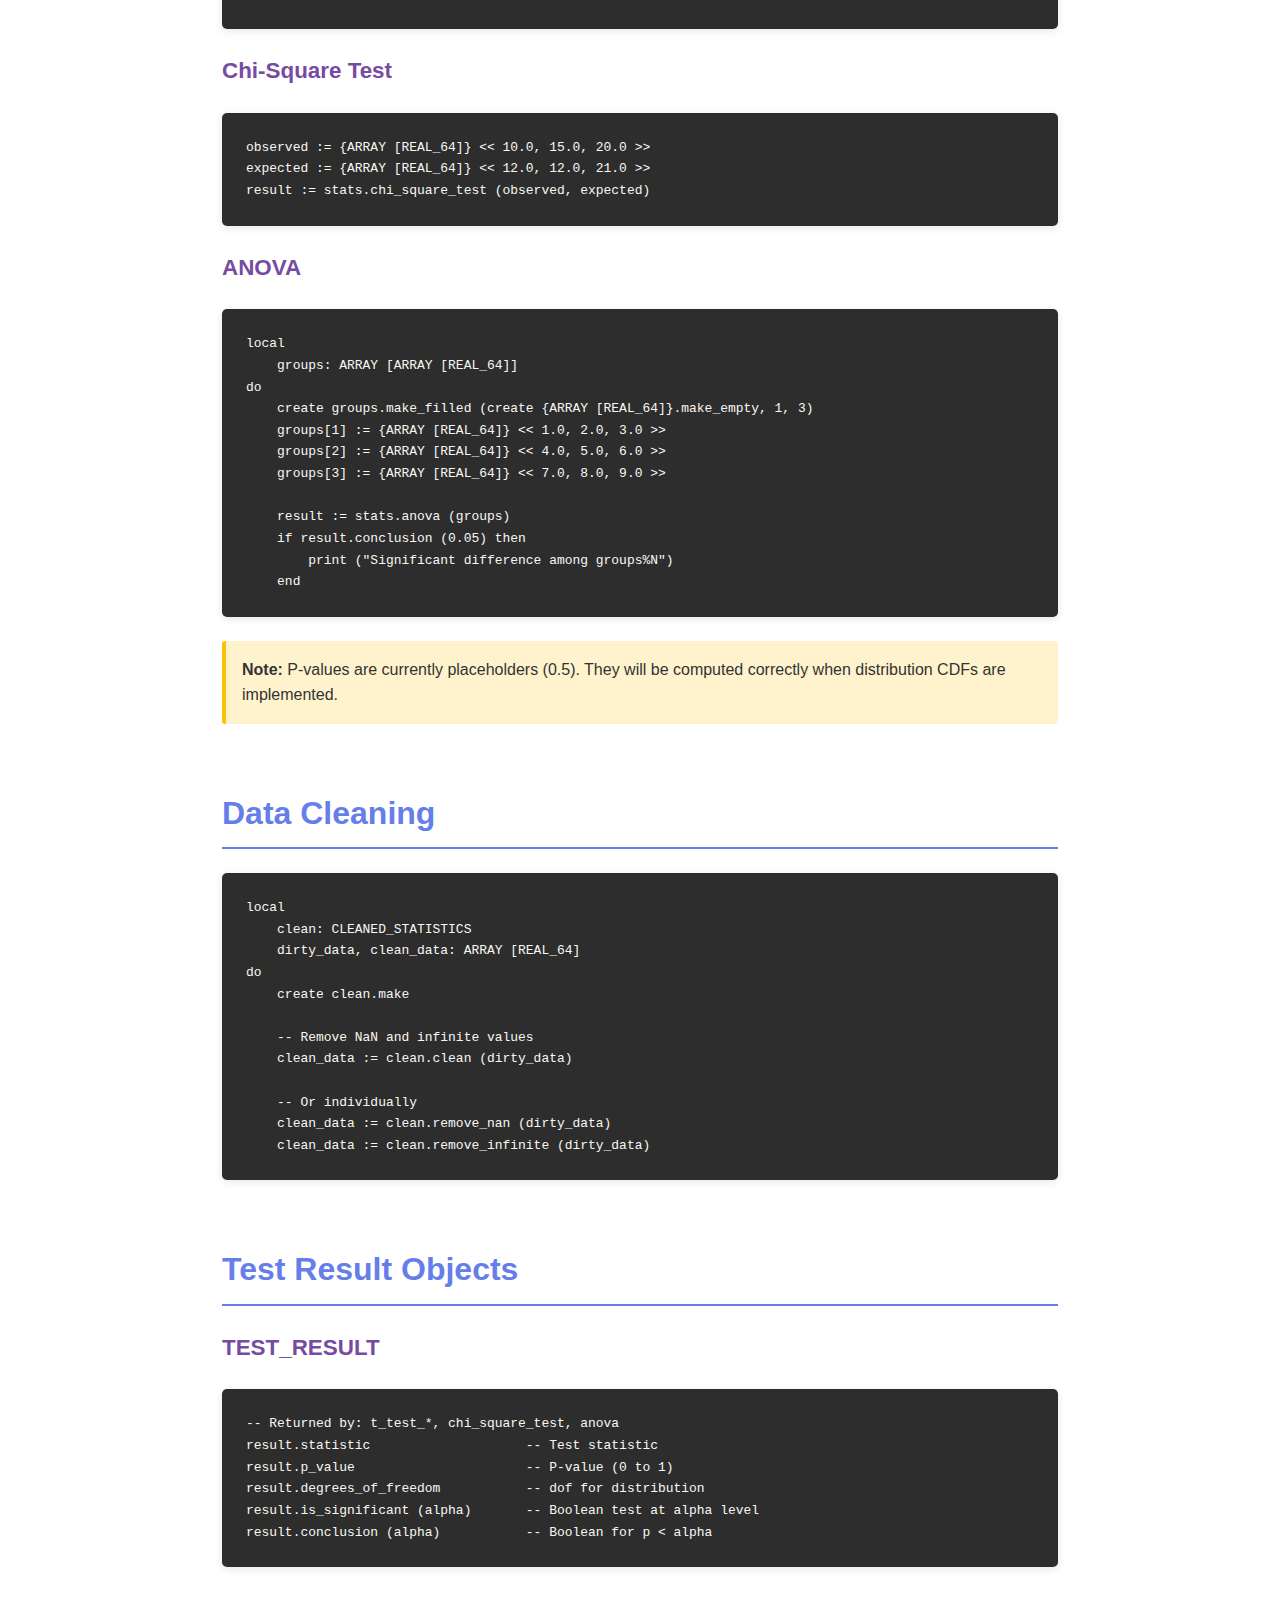
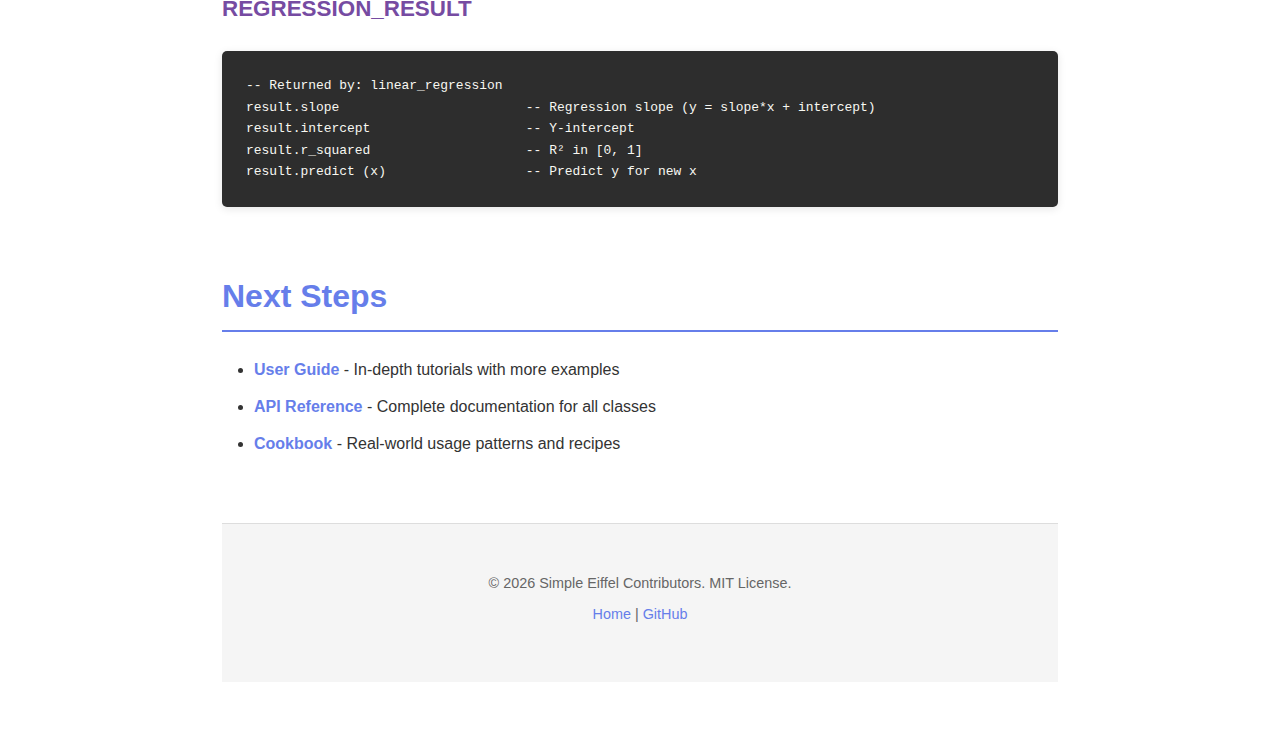
<file: docs/quick.html>
<!DOCTYPE html>
<html lang="en">
<head>
    <meta charset="UTF-8">
    <meta name="viewport" content="width=device-width, initial-scale=1.0">
    <title>Quick API Reference - simple_statistics</title>
    <link rel="stylesheet" href="css/style.css">
</head>
<body>
    <header>
        <h1>simple_statistics</h1>
        <p class="tagline">Quick API Reference</p>
    </header>

    <nav>
        <ul>
            <li><a href="index.html">Home</a></li>
            <li><a href="#descriptive">Descriptive</a></li>
            <li><a href="#correlation">Correlation</a></li>
            <li><a href="#regression">Regression</a></li>
            <li><a href="#hypothesis">Hypothesis</a></li>
            <li><a href="user-guide.html">Full Guide</a></li>
        </ul>
    </nav>

    <main>
        <section id="descriptive">
            <h2>Descriptive Statistics</h2>

            <h3>Basic Setup</h3>
            <pre><code>local
    stats: STATISTICS
    data: ARRAY [REAL_64]
do
    create stats.make
    data := {ARRAY [REAL_64]} << 1.0, 2.0, 3.0, 4.0, 5.0 >></code></pre>

            <h3>Central Tendency</h3>
            <pre><code>mean_val := stats.mean (data)        -- Arithmetic mean
median_val := stats.median (data)    -- 50th percentile
mode_val := stats.mode (data)        -- Most frequent value</code></pre>

            <h3>Dispersion</h3>
            <pre><code>variance := stats.variance (data)    -- Population variance
std_dev := stats.std_dev (data)      -- Standard deviation
range := stats.range (data)          -- Max - Min
min := stats.min_value (data)        -- Minimum
max := stats.max_value (data)        -- Maximum</code></pre>

            <h3>Quantiles</h3>
            <pre><code>p50 := stats.percentile (data, 50.0)    -- 50th percentile
p95 := stats.percentile (data, 95.0)    -- 95th percentile
q := stats.quartiles (data)             -- [Q1, Q2, Q3]
-- q[1] = 25th percentile, q[2] = median, q[3] = 75th percentile</code></pre>

            <h3>Summation</h3>
            <pre><code>total := stats.sum (data)       -- Sum using Kahan summation</code></pre>
        </section>

        <section id="correlation">
            <h2>Correlation & Covariance</h2>

            <pre><code>local
    x, y: ARRAY [REAL_64]
do
    x := {ARRAY [REAL_64]} << 1.0, 2.0, 3.0, 4.0, 5.0 >>
    y := {ARRAY [REAL_64]} << 2.0, 4.0, 6.0, 8.0, 10.0 >>

    cov := stats.covariance (x, y)      -- Covariance
    corr := stats.correlation (x, y)    -- Pearson r in [-1, 1]</code></pre>

            <div class="note">
                <strong>Note:</strong> Correlation is symmetric: corr(x,y) = corr(y,x).
                Perfect positive correlation = 1.0, perfect negative = -1.0.
            </div>
        </section>

        <section id="regression">
            <h2>Linear Regression</h2>

            <pre><code>local
    result: REGRESSION_RESULT
do
    result := stats.linear_regression (x, y)

    -- Access results
    slope := result.slope
    intercept := result.intercept
    r_squared := result.r_squared        -- R² in [0, 1]

    -- Make prediction
    predicted_y := result.predict (new_x)</code></pre>

            <div class="note">
                <strong>Note:</strong> R² indicates fit quality. R² = 1.0 is perfect fit, R² = 0.0 is no linear relationship.
            </div>
        </section>

        <section id="hypothesis">
            <h2>Hypothesis Testing</h2>

            <h3>One-Sample t-test</h3>
            <pre><code>result := stats.t_test_one_sample (data, 3.0)  -- Test if mean = 3.0
t_stat := result.statistic
p_value := result.p_value
dof := result.degrees_of_freedom</code></pre>

            <h3>Two-Sample t-test</h3>
            <pre><code>result := stats.t_test_two_sample (group1, group2)
if result.is_significant (0.05) then
    print ("Groups significantly different at 0.05 level%N")
end</code></pre>

            <h3>Paired t-test</h3>
            <pre><code>result := stats.t_test_paired (before, after)  -- Test if mean(before - after) = 0</code></pre>

            <h3>Chi-Square Test</h3>
            <pre><code>observed := {ARRAY [REAL_64]} << 10.0, 15.0, 20.0 >>
expected := {ARRAY [REAL_64]} << 12.0, 12.0, 21.0 >>
result := stats.chi_square_test (observed, expected)</code></pre>

            <h3>ANOVA</h3>
            <pre><code>local
    groups: ARRAY [ARRAY [REAL_64]]
do
    create groups.make_filled (create {ARRAY [REAL_64]}.make_empty, 1, 3)
    groups[1] := {ARRAY [REAL_64]} << 1.0, 2.0, 3.0 >>
    groups[2] := {ARRAY [REAL_64]} << 4.0, 5.0, 6.0 >>
    groups[3] := {ARRAY [REAL_64]} << 7.0, 8.0, 9.0 >>

    result := stats.anova (groups)
    if result.conclusion (0.05) then
        print ("Significant difference among groups%N")
    end</code></pre>

            <div class="warning">
                <strong>Note:</strong> P-values are currently placeholders (0.5). They will be computed correctly
                when distribution CDFs are implemented.
            </div>
        </section>

        <section id="utilities">
            <h2>Data Cleaning</h2>

            <pre><code>local
    clean: CLEANED_STATISTICS
    dirty_data, clean_data: ARRAY [REAL_64]
do
    create clean.make

    -- Remove NaN and infinite values
    clean_data := clean.clean (dirty_data)

    -- Or individually
    clean_data := clean.remove_nan (dirty_data)
    clean_data := clean.remove_infinite (dirty_data)</code></pre>
        </section>

        <section id="test-results">
            <h2>Test Result Objects</h2>

            <h3>TEST_RESULT</h3>
            <pre><code>-- Returned by: t_test_*, chi_square_test, anova
result.statistic                    -- Test statistic
result.p_value                      -- P-value (0 to 1)
result.degrees_of_freedom           -- dof for distribution
result.is_significant (alpha)       -- Boolean test at alpha level
result.conclusion (alpha)           -- Boolean for p < alpha</code></pre>

            <h3>REGRESSION_RESULT</h3>
            <pre><code>-- Returned by: linear_regression
result.slope                        -- Regression slope (y = slope*x + intercept)
result.intercept                    -- Y-intercept
result.r_squared                    -- R² in [0, 1]
result.predict (x)                  -- Predict y for new x</code></pre>
        </section>

        <section id="next">
            <h2>Next Steps</h2>
            <ul>
                <li><a href="user-guide.html"><strong>User Guide</strong></a> - In-depth tutorials with more examples</li>
                <li><a href="api-reference.html"><strong>API Reference</strong></a> - Complete documentation for all classes</li>
                <li><a href="cookbook.html"><strong>Cookbook</strong></a> - Real-world usage patterns and recipes</li>
            </ul>
        </section>

        <footer>
            <p>&copy; 2026 Simple Eiffel Contributors. MIT License.</p>
            <p><a href="index.html">Home</a> | <a href="https://github.com/simple-eiffel/simple_statistics">GitHub</a></p>
        </footer>
    </main>
</body>
</html>
</file>
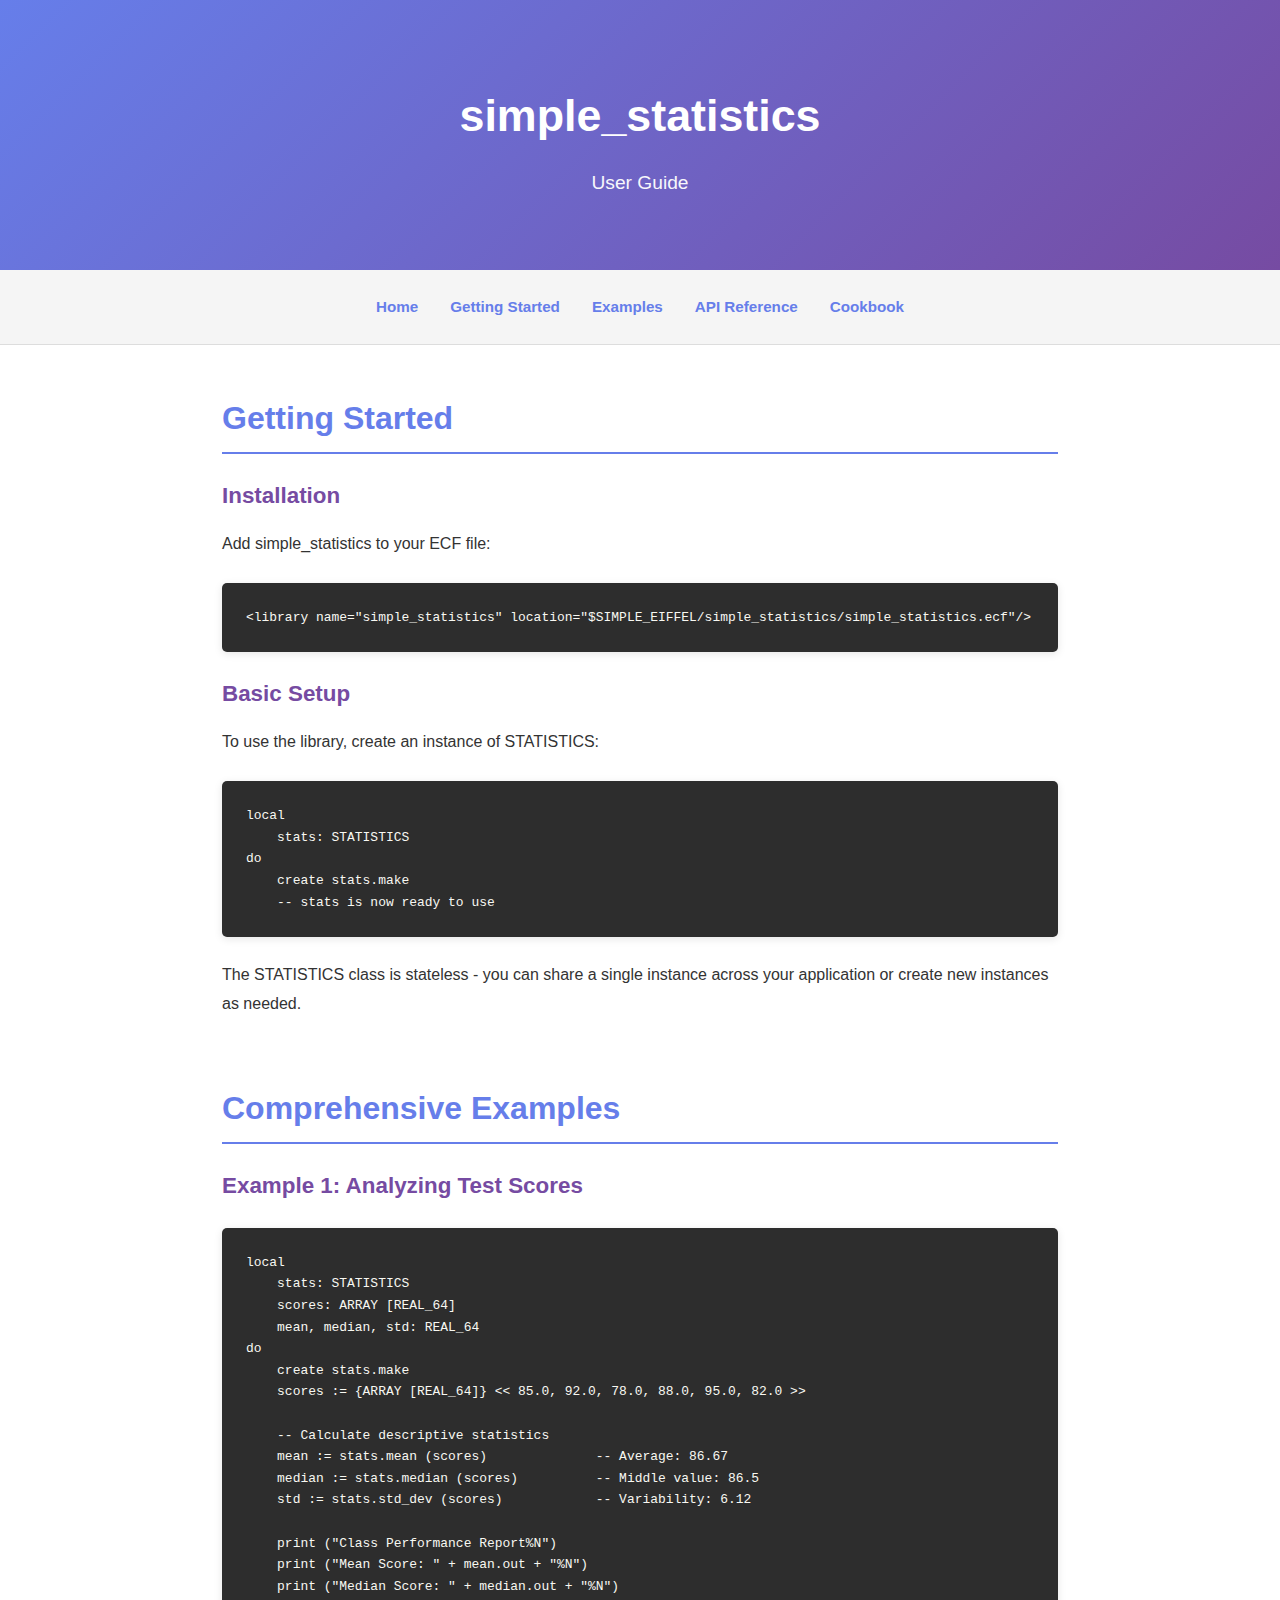
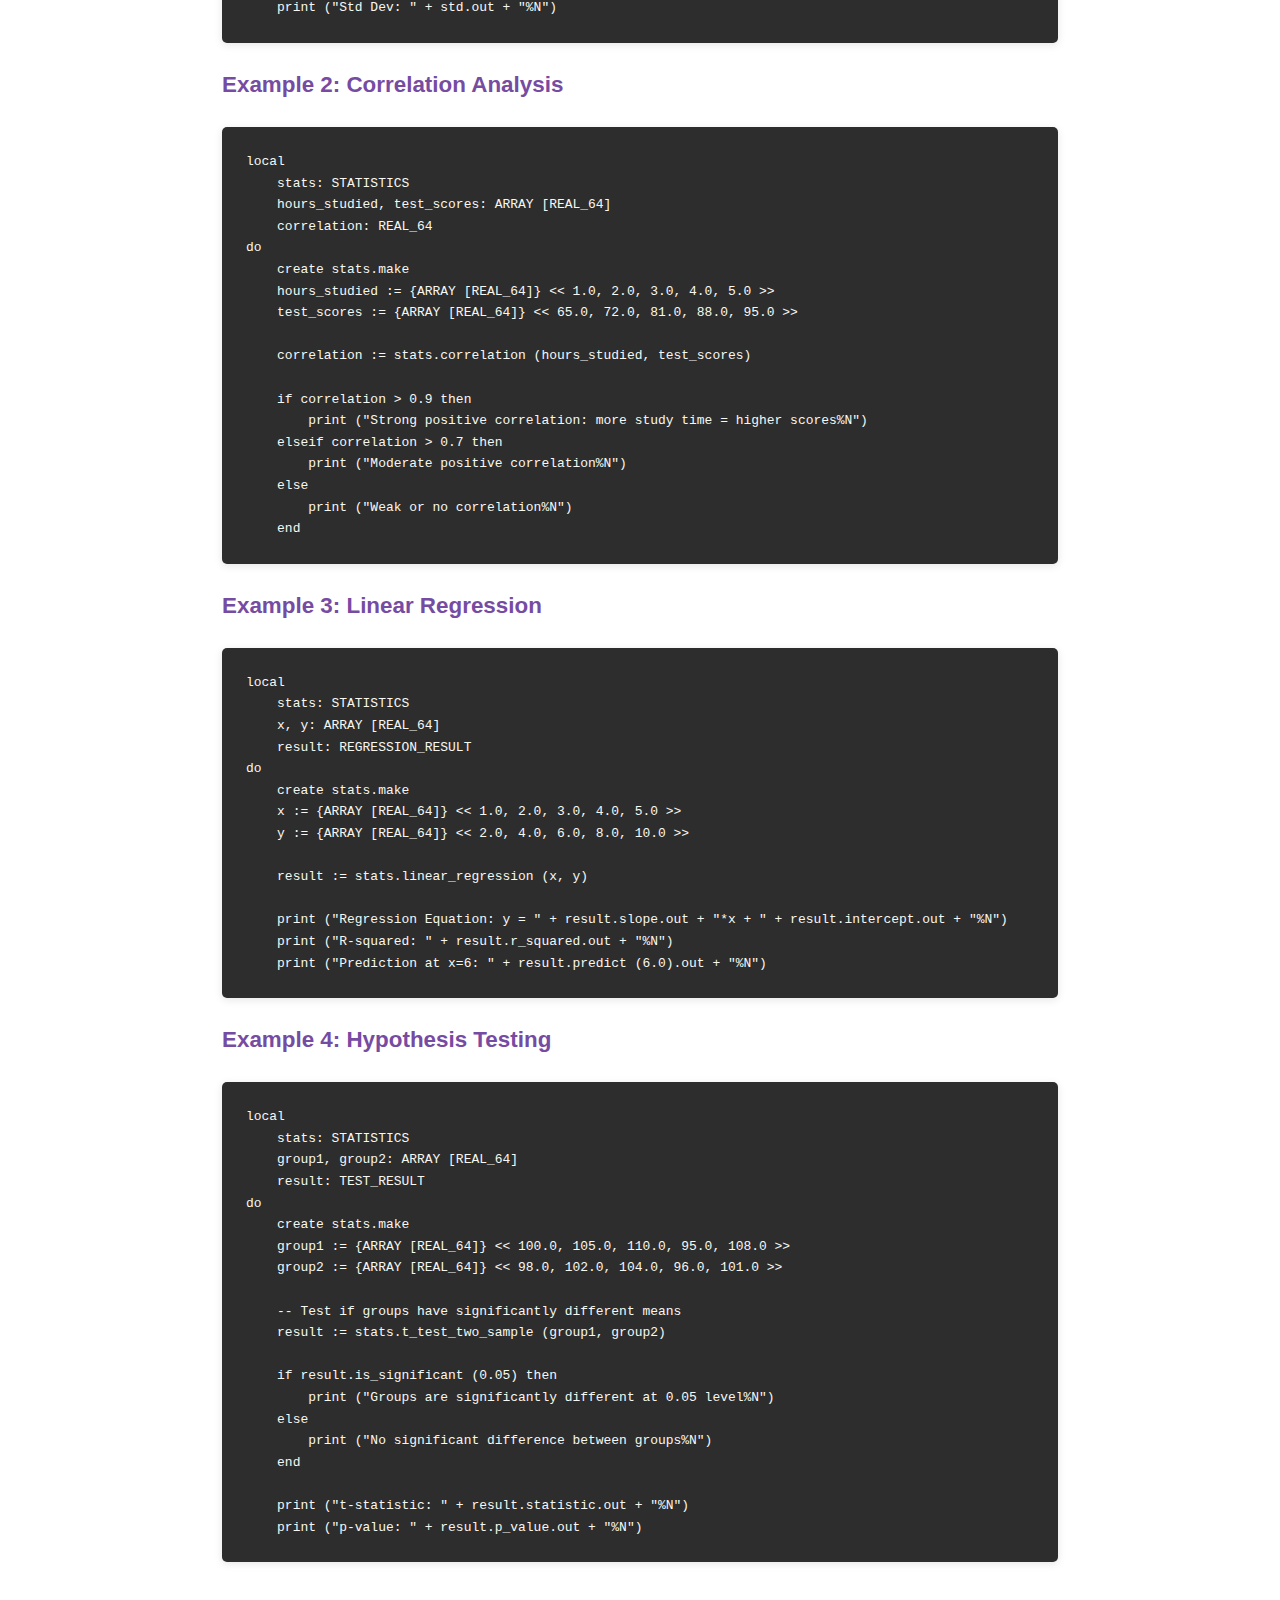
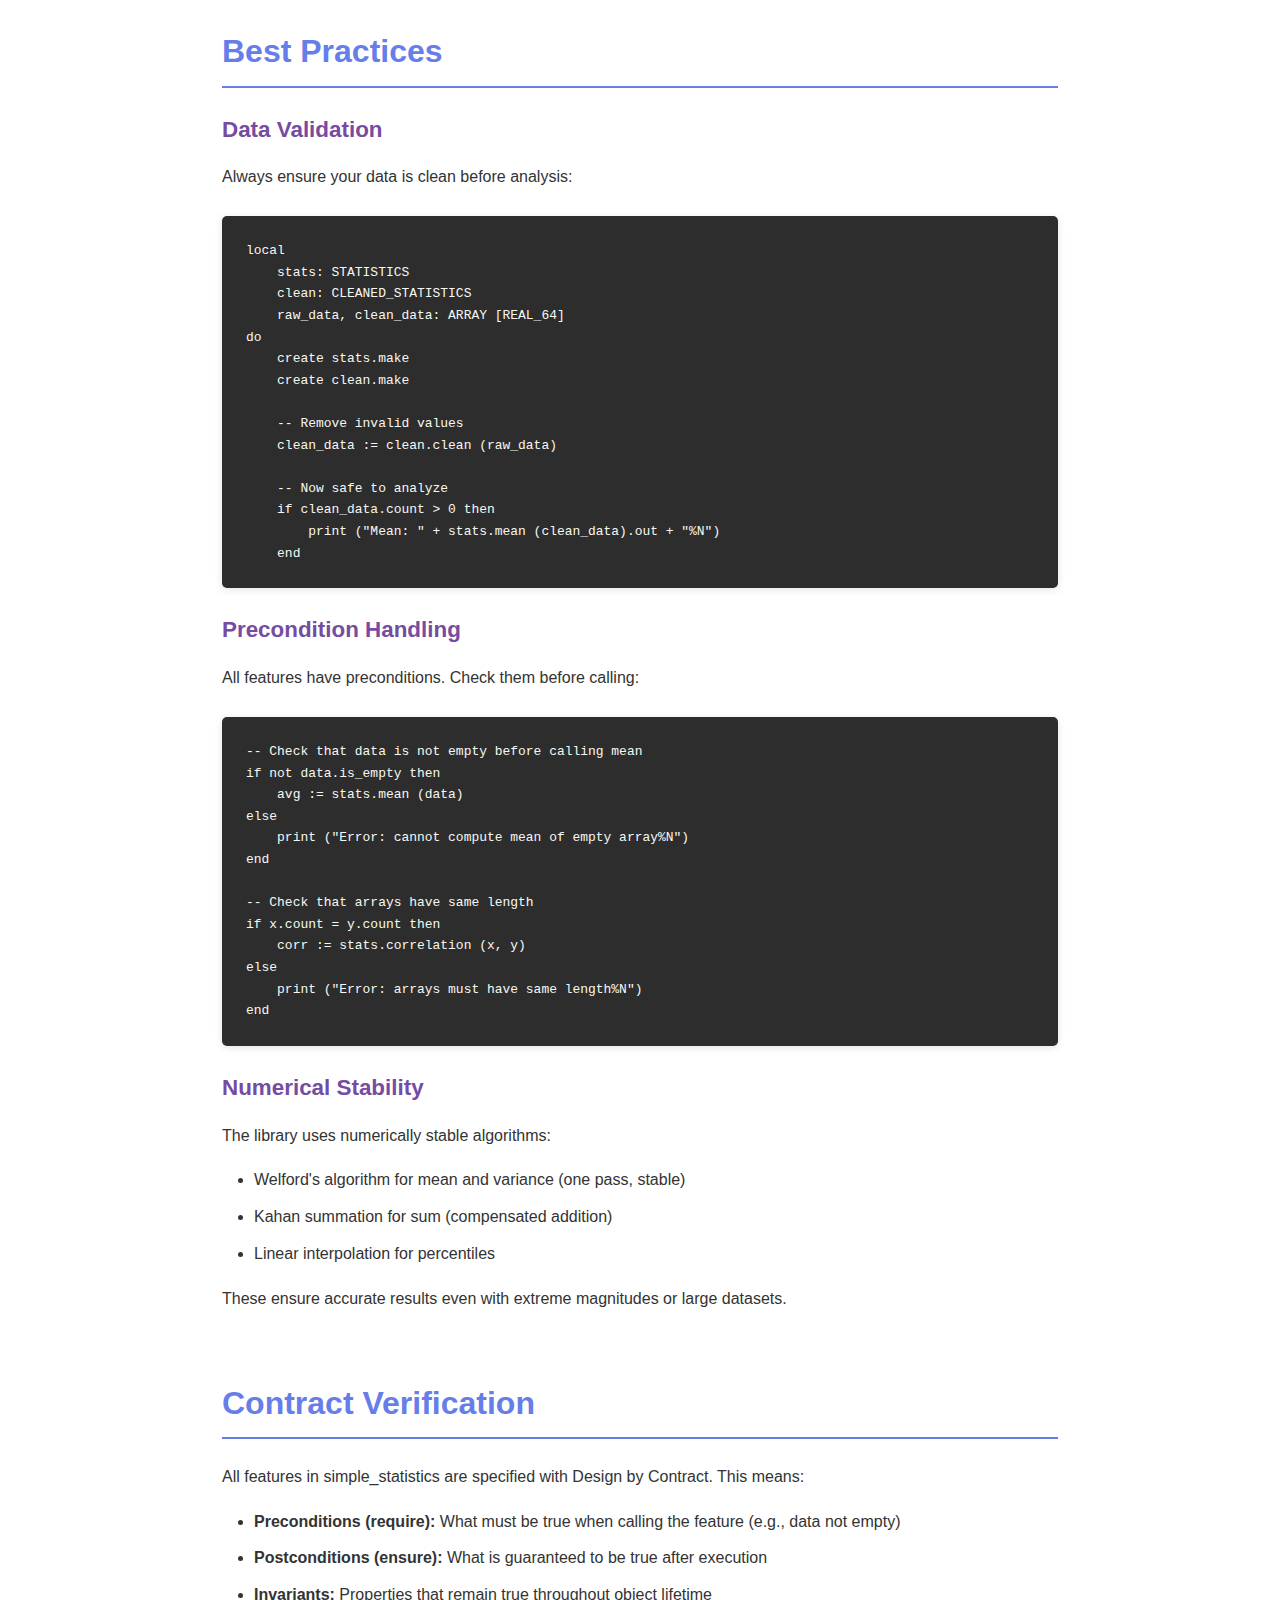
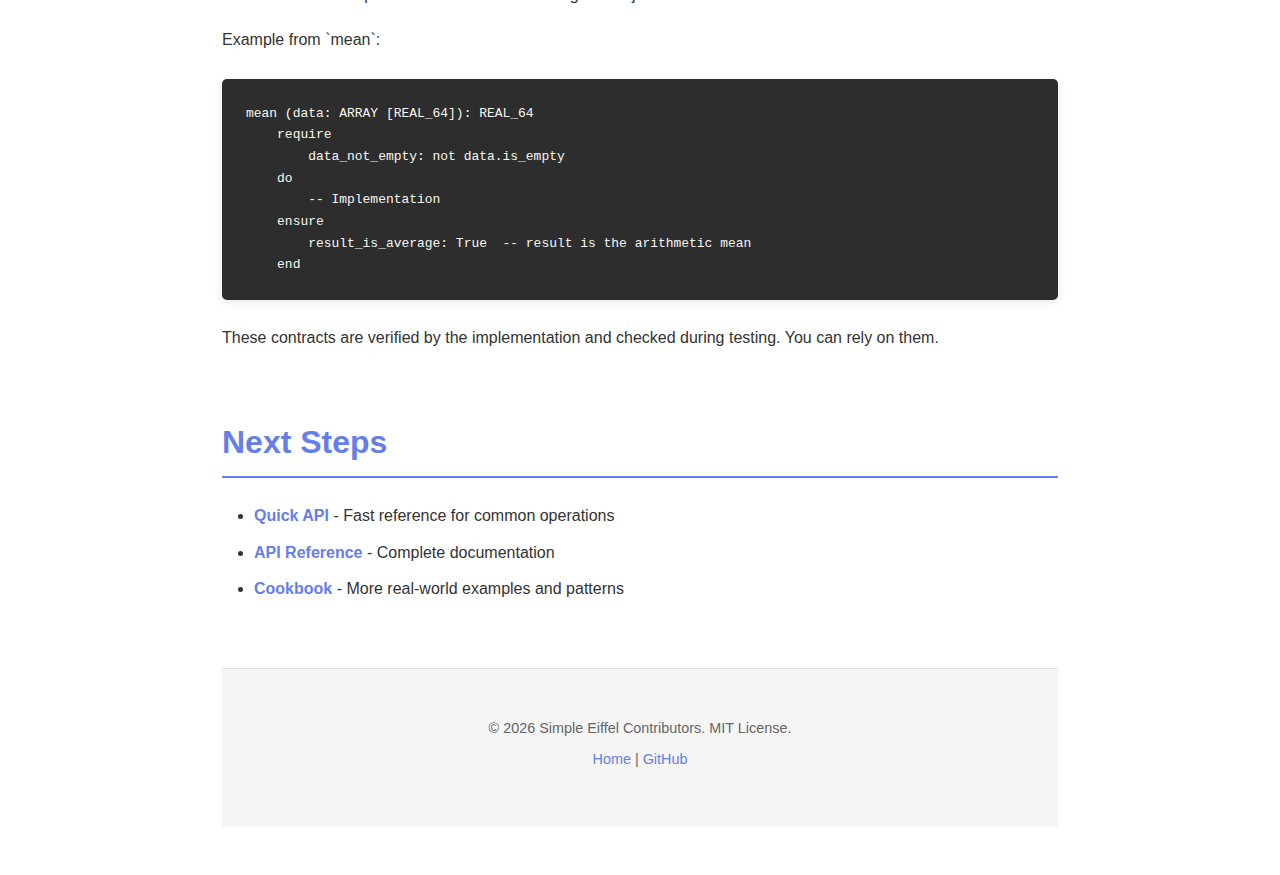
<file: docs/user-guide.html>
<!DOCTYPE html>
<html lang="en">
<head>
    <meta charset="UTF-8">
    <meta name="viewport" content="width=device-width, initial-scale=1.0">
    <title>User Guide - simple_statistics</title>
    <link rel="stylesheet" href="css/style.css">
</head>
<body>
    <header>
        <h1>simple_statistics</h1>
        <p class="tagline">User Guide</p>
    </header>

    <nav>
        <ul>
            <li><a href="index.html">Home</a></li>
            <li><a href="#getting-started">Getting Started</a></li>
            <li><a href="#examples">Examples</a></li>
            <li><a href="api-reference.html">API Reference</a></li>
            <li><a href="cookbook.html">Cookbook</a></li>
        </ul>
    </nav>

    <main>
        <section id="getting-started">
            <h2>Getting Started</h2>

            <h3>Installation</h3>
            <p>Add simple_statistics to your ECF file:</p>
            <pre><code>&lt;library name="simple_statistics" location="$SIMPLE_EIFFEL/simple_statistics/simple_statistics.ecf"/&gt;</code></pre>

            <h3>Basic Setup</h3>
            <p>To use the library, create an instance of STATISTICS:</p>
            <pre><code>local
    stats: STATISTICS
do
    create stats.make
    -- stats is now ready to use</code></pre>

            <p>The STATISTICS class is stateless - you can share a single instance across your application or create new instances as needed.</p>
        </section>

        <section id="examples">
            <h2>Comprehensive Examples</h2>

            <h3>Example 1: Analyzing Test Scores</h3>
            <pre><code>local
    stats: STATISTICS
    scores: ARRAY [REAL_64]
    mean, median, std: REAL_64
do
    create stats.make
    scores := {ARRAY [REAL_64]} << 85.0, 92.0, 78.0, 88.0, 95.0, 82.0 >>

    -- Calculate descriptive statistics
    mean := stats.mean (scores)              -- Average: 86.67
    median := stats.median (scores)          -- Middle value: 86.5
    std := stats.std_dev (scores)            -- Variability: 6.12

    print ("Class Performance Report%N")
    print ("Mean Score: " + mean.out + "%N")
    print ("Median Score: " + median.out + "%N")
    print ("Std Dev: " + std.out + "%N")</code></pre>

            <h3>Example 2: Correlation Analysis</h3>
            <pre><code>local
    stats: STATISTICS
    hours_studied, test_scores: ARRAY [REAL_64]
    correlation: REAL_64
do
    create stats.make
    hours_studied := {ARRAY [REAL_64]} << 1.0, 2.0, 3.0, 4.0, 5.0 >>
    test_scores := {ARRAY [REAL_64]} << 65.0, 72.0, 81.0, 88.0, 95.0 >>

    correlation := stats.correlation (hours_studied, test_scores)

    if correlation > 0.9 then
        print ("Strong positive correlation: more study time = higher scores%N")
    elseif correlation > 0.7 then
        print ("Moderate positive correlation%N")
    else
        print ("Weak or no correlation%N")
    end</code></pre>

            <h3>Example 3: Linear Regression</h3>
            <pre><code>local
    stats: STATISTICS
    x, y: ARRAY [REAL_64]
    result: REGRESSION_RESULT
do
    create stats.make
    x := {ARRAY [REAL_64]} << 1.0, 2.0, 3.0, 4.0, 5.0 >>
    y := {ARRAY [REAL_64]} << 2.0, 4.0, 6.0, 8.0, 10.0 >>

    result := stats.linear_regression (x, y)

    print ("Regression Equation: y = " + result.slope.out + "*x + " + result.intercept.out + "%N")
    print ("R-squared: " + result.r_squared.out + "%N")
    print ("Prediction at x=6: " + result.predict (6.0).out + "%N")</code></pre>

            <h3>Example 4: Hypothesis Testing</h3>
            <pre><code>local
    stats: STATISTICS
    group1, group2: ARRAY [REAL_64]
    result: TEST_RESULT
do
    create stats.make
    group1 := {ARRAY [REAL_64]} << 100.0, 105.0, 110.0, 95.0, 108.0 >>
    group2 := {ARRAY [REAL_64]} << 98.0, 102.0, 104.0, 96.0, 101.0 >>

    -- Test if groups have significantly different means
    result := stats.t_test_two_sample (group1, group2)

    if result.is_significant (0.05) then
        print ("Groups are significantly different at 0.05 level%N")
    else
        print ("No significant difference between groups%N")
    end

    print ("t-statistic: " + result.statistic.out + "%N")
    print ("p-value: " + result.p_value.out + "%N")</code></pre>
        </section>

        <section id="best-practices">
            <h2>Best Practices</h2>

            <h3>Data Validation</h3>
            <p>Always ensure your data is clean before analysis:</p>
            <pre><code>local
    stats: STATISTICS
    clean: CLEANED_STATISTICS
    raw_data, clean_data: ARRAY [REAL_64]
do
    create stats.make
    create clean.make

    -- Remove invalid values
    clean_data := clean.clean (raw_data)

    -- Now safe to analyze
    if clean_data.count > 0 then
        print ("Mean: " + stats.mean (clean_data).out + "%N")
    end</code></pre>

            <h3>Precondition Handling</h3>
            <p>All features have preconditions. Check them before calling:</p>
            <pre><code>-- Check that data is not empty before calling mean
if not data.is_empty then
    avg := stats.mean (data)
else
    print ("Error: cannot compute mean of empty array%N")
end

-- Check that arrays have same length
if x.count = y.count then
    corr := stats.correlation (x, y)
else
    print ("Error: arrays must have same length%N")
end</code></pre>

            <h3>Numerical Stability</h3>
            <p>The library uses numerically stable algorithms:</p>
            <ul>
                <li>Welford's algorithm for mean and variance (one pass, stable)</li>
                <li>Kahan summation for sum (compensated addition)</li>
                <li>Linear interpolation for percentiles</li>
            </ul>
            <p>These ensure accurate results even with extreme magnitudes or large datasets.</p>
        </section>

        <section id="contract-verification">
            <h2>Contract Verification</h2>

            <p>All features in simple_statistics are specified with Design by Contract. This means:</p>

            <ul>
                <li><strong>Preconditions (require):</strong> What must be true when calling the feature (e.g., data not empty)</li>
                <li><strong>Postconditions (ensure):</strong> What is guaranteed to be true after execution</li>
                <li><strong>Invariants:</strong> Properties that remain true throughout object lifetime</li>
            </ul>

            <p>Example from `mean`:</p>
            <pre><code>mean (data: ARRAY [REAL_64]): REAL_64
    require
        data_not_empty: not data.is_empty
    do
        -- Implementation
    ensure
        result_is_average: True  -- result is the arithmetic mean
    end</code></pre>

            <p>These contracts are verified by the implementation and checked during testing. You can rely on them.</p>
        </section>

        <section id="next">
            <h2>Next Steps</h2>
            <ul>
                <li><a href="quick.html"><strong>Quick API</strong></a> - Fast reference for common operations</li>
                <li><a href="api-reference.html"><strong>API Reference</strong></a> - Complete documentation</li>
                <li><a href="cookbook.html"><strong>Cookbook</strong></a> - More real-world examples and patterns</li>
            </ul>
        </section>

        <footer>
            <p>&copy; 2026 Simple Eiffel Contributors. MIT License.</p>
            <p><a href="index.html">Home</a> | <a href="https://github.com/simple-eiffel/simple_statistics">GitHub</a></p>
        </footer>
    </main>
</body>
</html>
</file>
<file: docs/css/style.css>
/* Professional styling for simple_statistics documentation */

* {
    margin: 0;
    padding: 0;
    box-sizing: border-box;
}

html {
    scroll-behavior: smooth;
}

body {
    font-family: -apple-system, BlinkMacSystemFont, "Segoe UI", Roboto, "Helvetica Neue", Arial, sans-serif;
    line-height: 1.6;
    color: #333;
    background: #fff;
    font-size: 16px;
}

/* Header */
header {
    background: linear-gradient(135deg, #667eea 0%, #764ba2 100%);
    color: white;
    padding: 4rem 2rem;
    text-align: center;
    box-shadow: 0 2px 8px rgba(0,0,0,0.1);
}

header .logo-container {
    margin-bottom: 1rem;
}

header .logo {
    max-width: 120px;
    height: auto;
}

header h1 {
    font-size: 2.8rem;
    margin: 1rem 0;
    font-weight: 700;
}

header .tagline {
    font-size: 1.2rem;
    opacity: 0.95;
    margin: 0.5rem 0;
}

header .badges {
    margin-top: 2rem;
    display: flex;
    justify-content: center;
    gap: 1rem;
    flex-wrap: wrap;
}

header .badges img {
    height: 24px;
}

/* Navigation */
nav {
    background: #f5f5f5;
    padding: 1.5rem;
    border-bottom: 1px solid #ddd;
    position: sticky;
    top: 0;
    z-index: 100;
}

nav ul {
    list-style: none;
    display: flex;
    flex-wrap: wrap;
    justify-content: center;
    gap: 2rem;
    max-width: 1200px;
    margin: 0 auto;
}

nav a {
    text-decoration: none;
    color: #667eea;
    font-weight: 600;
    font-size: 0.95rem;
    transition: color 0.3s ease;
}

nav a:hover {
    color: #764ba2;
    text-decoration: underline;
}

/* Main content */
main {
    max-width: 900px;
    margin: 0 auto;
    padding: 3rem 2rem;
}

section {
    margin-bottom: 4rem;
}

section h2 {
    font-size: 2rem;
    margin-bottom: 1.5rem;
    color: #667eea;
    border-bottom: 2px solid #667eea;
    padding-bottom: 0.5rem;
}

section h3 {
    font-size: 1.4rem;
    margin-top: 1.5rem;
    margin-bottom: 1rem;
    color: #764ba2;
}

section p {
    margin-bottom: 1rem;
    line-height: 1.8;
}

section ul, section ol {
    margin-left: 2rem;
    margin-bottom: 1rem;
}

section li {
    margin-bottom: 0.5rem;
    line-height: 1.8;
}

/* Code styling */
code {
    background: #f5f5f5;
    padding: 0.2rem 0.5rem;
    border-radius: 3px;
    font-family: 'Courier New', monospace;
    font-size: 0.9em;
    color: #d63384;
}

pre {
    background: #2d2d2d;
    color: #f8f8f2;
    padding: 1.5rem;
    border-radius: 5px;
    overflow-x: auto;
    margin: 1.5rem 0;
    font-family: 'Courier New', monospace;
    font-size: 0.9rem;
    line-height: 1.5;
    box-shadow: 0 2px 8px rgba(0,0,0,0.1);
}

pre code {
    padding: 0;
    background: none;
    color: #f8f8f2;
    border-radius: 0;
}

/* Tables */
table {
    width: 100%;
    border-collapse: collapse;
    margin: 1.5rem 0;
    box-shadow: 0 2px 8px rgba(0,0,0,0.1);
}

th, td {
    padding: 1rem;
    text-align: left;
    border-bottom: 1px solid #ddd;
}

th {
    background: #667eea;
    color: white;
    font-weight: 600;
}

tr:hover {
    background: #f9f9f9;
}

/* Links */
a {
    color: #667eea;
    text-decoration: none;
    transition: color 0.3s ease;
}

a:hover {
    color: #764ba2;
    text-decoration: underline;
}

/* Blockquote */
blockquote {
    border-left: 4px solid #667eea;
    padding-left: 1.5rem;
    margin: 1.5rem 0;
    color: #666;
    font-style: italic;
}

/* Footer */
footer {
    text-align: center;
    padding: 3rem 2rem;
    background: #f5f5f5;
    margin-top: 4rem;
    border-top: 1px solid #ddd;
    font-size: 0.9rem;
    color: #666;
}

footer p {
    margin-bottom: 0.5rem;
}

footer a {
    color: #667eea;
}

footer a:hover {
    text-decoration: underline;
}

/* Responsive design */
@media (max-width: 768px) {
    header h1 {
        font-size: 2rem;
    }

    header .tagline {
        font-size: 1rem;
    }

    nav ul {
        gap: 1rem;
    }

    section h2 {
        font-size: 1.5rem;
    }

    main {
        padding: 1.5rem;
    }

    pre {
        padding: 1rem;
        font-size: 0.8rem;
    }

    table {
        font-size: 0.9rem;
    }

    th, td {
        padding: 0.75rem;
    }
}

/* Utility classes */
.logo {
    display: inline-block;
}

.badge {
    display: inline-block;
    padding: 0.25rem 0.75rem;
    background: #667eea;
    color: white;
    border-radius: 20px;
    font-size: 0.85rem;
    margin-right: 0.5rem;
}

.highlight {
    background: #fff3cd;
    padding: 1rem;
    border-left: 4px solid #ffc107;
    border-radius: 3px;
    margin: 1rem 0;
}

.note {
    background: #e7f3ff;
    padding: 1rem;
    border-left: 4px solid #2196F3;
    border-radius: 3px;
    margin: 1rem 0;
}

.success {
    background: #d4edda;
    padding: 1rem;
    border-left: 4px solid #28a745;
    border-radius: 3px;
    margin: 1rem 0;
}

.warning {
    background: #fff3cd;
    padding: 1rem;
    border-left: 4px solid #ffc107;
    border-radius: 3px;
    margin: 1rem 0;
}
</file>
